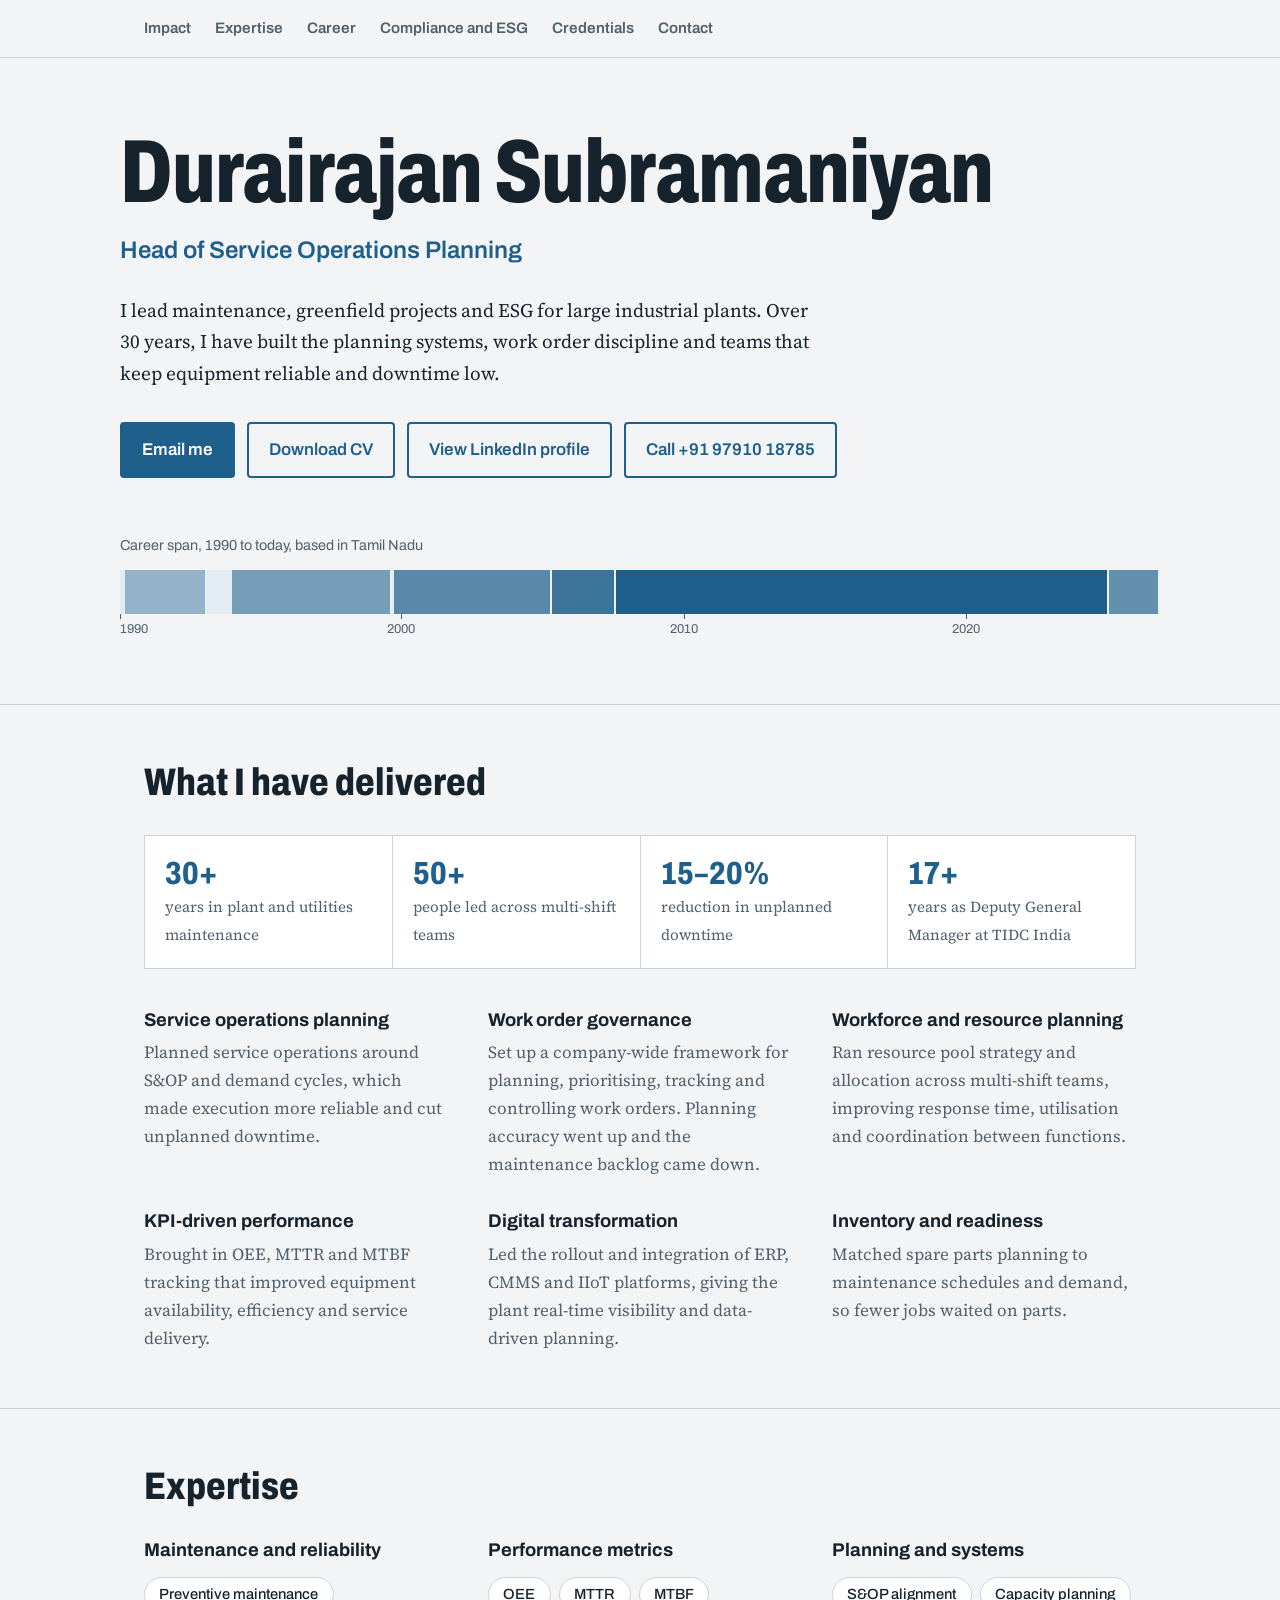
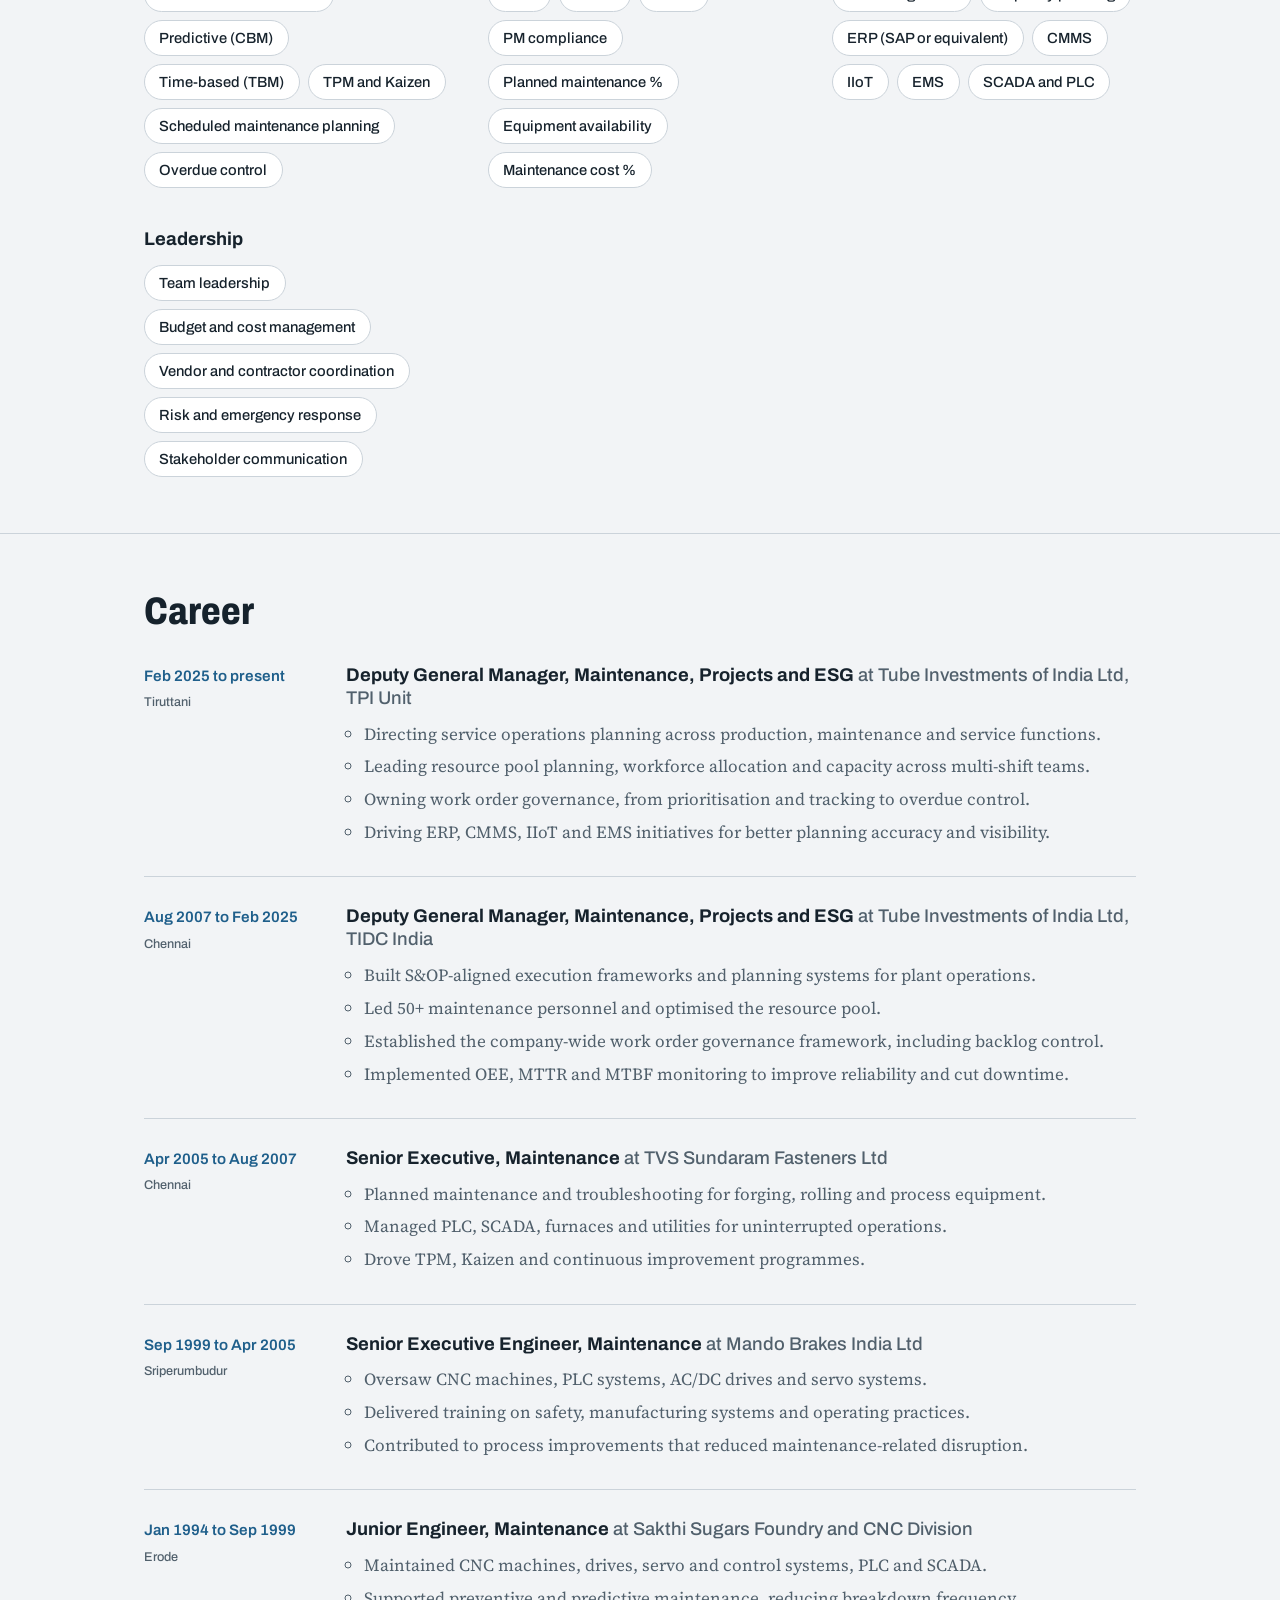
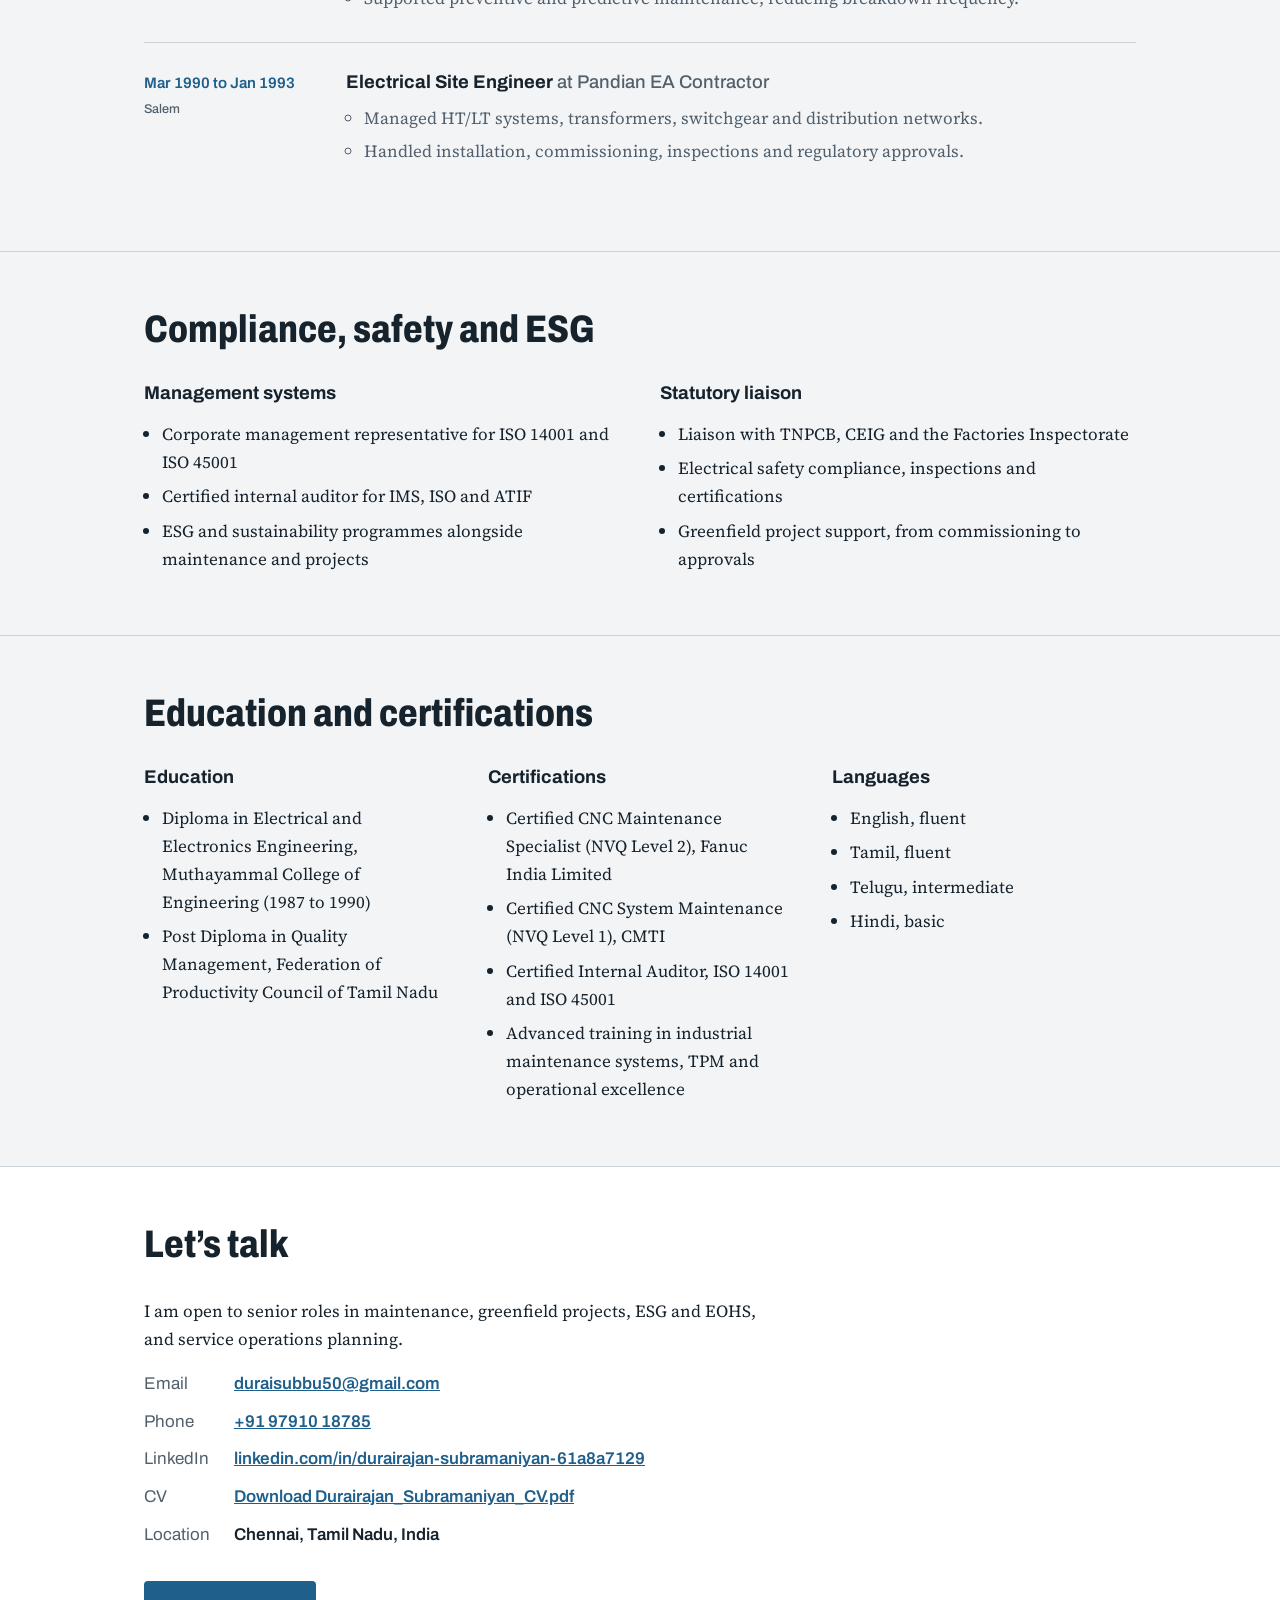
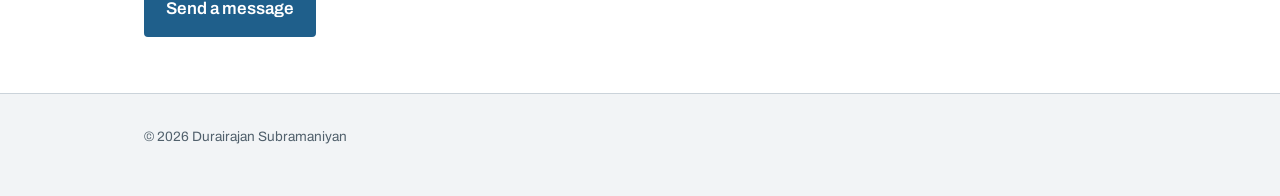
<file: index.html>
<!DOCTYPE html>
<html lang="en">
<head>
<meta charset="utf-8">
<meta name="viewport" content="width=device-width, initial-scale=1, viewport-fit=cover">
<title>Durairajan Subramaniyan | Head of Service Operations Planning</title>
<meta name="description" content="30+ years leading plant maintenance, greenfield projects, ESG and EOHS in large industrial environments. Chennai, India.">
<meta name="author" content="Durairajan Subramaniyan">

<!-- Open Graph / LinkedIn -->
<meta property="og:type" content="website">
<meta property="og:title" content="Durairajan Subramaniyan | Head of Service Operations Planning">
<meta property="og:description" content="30+ years leading plant maintenance, greenfield projects, ESG and EOHS across large industrial environments. Led 50+ personnel, reduced unplanned downtime by ~15–20%.">
<meta property="og:image" content="https://images.unsplash.com/photo-1581091226825-a6a2a5aee158?auto=format&fit=crop&w=1200&q=80">

<!-- Twitter -->
<meta name="twitter:card" content="summary_large_image">
<meta name="twitter:title" content="Durairajan Subramaniyan | Maintenance & ESG Leader">
<meta name="twitter:description" content="30+ years leading plant maintenance, greenfield projects, ESG and EOHS across large industrial environments.">

<!-- Favicon -->
<link rel="icon" href="data:image/svg+xml,<svg xmlns='http://www.w3.org/2000/svg' viewBox='0 0 100 100'><rect width='100' height='100' rx='20' fill='%231F5F8B'/><text x='50' y='68' font-size='50' font-family='sans-serif' font-weight='900' fill='white' text-anchor='middle'>DS</text></svg>">

<link rel="preconnect" href="https://fonts.googleapis.com">
<link rel="stylesheet" href="https://fonts.googleapis.com/css2?family=Archivo:wdth,wght@75..100,500..800&family=Source+Serif+4:opsz,wght@8..60,400;8..60,600&display=swap">
<style>
:root{
  --bg:#F2F4F6;--surface:#FFFFFF;--ink:#16222C;--muted:#51606C;--line:#CBD3DA;--accent:#1F5F8B;--accent-ink:#FFFFFF;--tint:#E3ECF2;
  box-sizing:border-box;padding-top:env(safe-area-inset-top,0px);padding-bottom:env(safe-area-inset-bottom,0px);
}
@media (prefers-color-scheme:dark){:root:not([data-theme="light"]){color-scheme:dark;--bg:#0F171E;--surface:#16212A;--ink:#E8EEF2;--muted:#9AABB7;--line:#2B3A46;--accent:#6BB0DB;--accent-ink:#0F171E;--tint:#1B2B37}}
:root[data-theme="dark"]{color-scheme:dark;--bg:#0F171E;--surface:#16212A;--ink:#E8EEF2;--muted:#9AABB7;--line:#2B3A46;--accent:#6BB0DB;--accent-ink:#0F171E;--tint:#1B2B37}
*,*::before,*::after{box-sizing:inherit}
html{scroll-padding-top:env(safe-area-inset-top,0px);scroll-behavior:smooth}
body{margin:0;background:var(--bg);color:var(--ink);font-family:"Source Serif 4",Georgia,serif;font-size:1.0625rem;line-height:1.65}
h1,h2,h3,.sans{font-family:"Archivo",system-ui,-apple-system,"Segoe UI",Arial,sans-serif}
a{color:var(--accent)}
:focus-visible{outline:3px solid var(--accent);outline-offset:3px}
.wrap{max-width:1040px;margin:0 auto;padding:0 1.5rem}
header.top{border-bottom:1px solid var(--line)}
nav{display:flex;gap:1.5rem;flex-wrap:wrap;padding:1rem 0;font-family:"Archivo",system-ui,sans-serif;font-size:.95rem;font-weight:600}
nav a{color:var(--muted);text-decoration:none}
nav a:hover{color:var(--ink)}
.hero{padding:4.5rem 0 3rem}
.hero h1{font-size:clamp(2.6rem,8vw,5.6rem);font-stretch:75%;font-weight:800;line-height:.95;letter-spacing:-.01em;margin:0 0 1rem}
.role{font-family:"Archivo",system-ui,sans-serif;font-size:clamp(1.15rem,2.6vw,1.5rem);font-weight:600;color:var(--accent);margin:0 0 1.5rem}
.lede{max-width:44rem;font-size:1.2rem;margin:0 0 2rem}
.actions{display:flex;gap:.75rem;flex-wrap:wrap}
.btn{display:inline-block;padding:.75rem 1.25rem;border-radius:4px;font-family:"Archivo",system-ui,sans-serif;font-weight:600;text-decoration:none;border:2px solid var(--accent)}
.btn.primary{background:var(--accent);color:var(--accent-ink)}
.btn.ghost{color:var(--accent)}
.btn:hover{filter:brightness(1.08)}
/* career span */
.span{margin-top:3.5rem}
.span p.cap{font-family:"Archivo",system-ui,sans-serif;font-size:.9rem;color:var(--muted);margin:0 0 .75rem}
.bar{position:relative;height:44px;background:var(--tint);border-radius:3px}
.bar i{position:absolute;top:0;bottom:0;background:var(--accent);border-right:2px solid var(--bg)}
.bar i:nth-child(1){opacity:.4}.bar i:nth-child(2){opacity:.55}.bar i:nth-child(3){opacity:.7}.bar i:nth-child(4){opacity:.85}.bar i:nth-child(5){opacity:1}.bar i:nth-child(6){opacity:.65}
.ticks{position:relative;height:1.6rem;font-family:"Archivo",system-ui,sans-serif;font-size:.8rem;color:var(--muted)}
.ticks span{position:absolute;top:.35rem;transform:translateX(-50%)}
.ticks span:first-child{transform:none}
.ticks span::before{content:"";position:absolute;left:50%;top:-.35rem;height:.35rem;border-left:1px solid var(--muted)}
.ticks span:first-child::before{left:0}
section{padding:3.5rem 0;border-top:1px solid var(--line)}
h2{font-size:clamp(1.8rem,4vw,2.4rem);font-stretch:80%;font-weight:800;margin:0 0 2rem;line-height:1.1}
h3{font-size:1.15rem;font-weight:700;margin:0 0 .4rem;line-height:1.25}
.grid{display:grid;gap:2rem 2.5rem;grid-template-columns:repeat(auto-fit,minmax(280px,1fr))}
.grid p{margin:0;color:var(--muted)}
.stats{display:grid;gap:1px;background:var(--line);border:1px solid var(--line);grid-template-columns:repeat(auto-fit,minmax(170px,1fr));margin-bottom:2.5rem}
.stats div{background:var(--surface);padding:1.25rem}
.stats b{display:block;font-family:"Archivo",system-ui,sans-serif;font-size:2rem;font-stretch:80%;font-weight:800;color:var(--accent);line-height:1.1}
.stats span{font-size:.95rem;color:var(--muted)}
.chips{display:flex;flex-wrap:wrap;gap:.5rem;padding:0;margin:0;list-style:none}
.chips li{background:var(--surface);border:1px solid var(--line);border-radius:999px;padding:.3rem .9rem;font-family:"Archivo",system-ui,sans-serif;font-size:.92rem;font-weight:500}
.cols{display:grid;gap:2.5rem;grid-template-columns:repeat(auto-fit,minmax(300px,1fr))}
.cols h3{margin-bottom:.9rem}
.tl{list-style:none;margin:0;padding:0}
.tl li{display:grid;grid-template-columns:170px 1fr;gap:0 2rem;padding:1.75rem 0;border-top:1px solid var(--line)}
.tl li:first-child{border-top:0;padding-top:0}
.when{font-family:"Archivo",system-ui,sans-serif;font-size:.95rem;font-weight:600;color:var(--accent)}
.when small{display:block;color:var(--muted);font-weight:500;margin-top:.2rem}
.tl h3 span{font-weight:500;color:var(--muted)}
.tl ul{margin:.6rem 0 0;padding-left:1.1rem;color:var(--muted)}
.tl ul li{display:list-item;border:0;padding:.15rem 0;grid-template-columns:none}
.plain{margin:0;padding-left:1.1rem}
.plain li{margin:.4rem 0}
.contact{background:var(--surface)}
.contact dl{display:grid;grid-template-columns:auto 1fr;gap:.6rem 1.5rem;margin:0 0 2rem;font-family:"Archivo",system-ui,sans-serif}
.contact dt{color:var(--muted)}
.contact dd{margin:0;font-weight:600}
footer{padding:2rem 0 3rem;font-family:"Archivo",system-ui,sans-serif;font-size:.85rem;color:var(--muted);border-top:1px solid var(--line)}
@media (max-width:640px){.tl li{grid-template-columns:1fr;gap:.4rem}.hero{padding-top:3rem}}
@media print{nav,.actions{display:none}body{background:#fff}}
</style>
</head>
<body>
<header class="top"><div class="wrap"><nav aria-label="Sections">
<a href="#impact">Impact</a><a href="#expertise">Expertise</a><a href="#career">Career</a><a href="#compliance">Compliance and ESG</a><a href="#credentials">Credentials</a><a href="#contact">Contact</a>
</nav></div></header>

<main>
<div class="wrap hero">
  <h1>Durairajan Subramaniyan</h1>
  <p class="role">Head of Service Operations Planning</p>
  <p class="lede">I lead maintenance, greenfield projects and ESG for large industrial plants. Over 30 years, I have built the planning systems, work order discipline and teams that keep equipment reliable and downtime low.</p>
  <div class="actions">
    <a class="btn primary" href="mailto:duraisubbu50@gmail.com">Email me</a>
    <a class="btn ghost" href="Durairajan_Subramaniyan_CV.pdf" download>Download CV</a>
    <a class="btn ghost" href="https://www.linkedin.com/in/durairajan-subramaniyan-61a8a7129/" target="_blank" rel="noopener noreferrer">View LinkedIn profile</a>
    <a class="btn ghost" href="tel:+919791018785">Call +91 97910 18785</a>
  </div>

  <figure class="span" style="margin-left:0;margin-right:0">
    <p class="cap">Career span, 1990 to today, based in Tamil Nadu</p>
    <div class="bar" role="img" aria-label="Career timeline: Pandian EA Contractor 1990 to 1993, Sakthi Sugars 1994 to 1999, Mando Brakes 1999 to 2005, TVS Sundaram Fasteners 2005 to 2007, TIDC India 2007 to 2025, Tube Investments of India TPI Unit 2025 to present">
      <i style="left:.5%;width:7.9%" title="Pandian EA Contractor, 1990 to 1993"></i>
      <i style="left:10.8%;width:15.4%" title="Sakthi Sugars Foundry and CNC Division, 1994 to 1999"></i>
      <i style="left:26.3%;width:15.2%" title="Mando Brakes India, 1999 to 2005"></i>
      <i style="left:41.5%;width:6.2%" title="TVS Sundaram Fasteners, 2005 to 2007"></i>
      <i style="left:47.7%;width:47.4%" title="TIDC India, 2007 to 2025"></i>
      <i style="left:95.1%;width:4.9%" title="Tube Investments of India, TPI Unit, 2025 to present"></i>
    </div>
    <div class="ticks" aria-hidden="true"><span style="left:0">1990</span><span style="left:27%">2000</span><span style="left:54.2%">2010</span><span style="left:81.3%">2020</span></div>
  </figure>
</div>

<section id="impact"><div class="wrap">
  <h2>What I have delivered</h2>
  <div class="stats">
    <div><b>30+</b><span>years in plant and utilities maintenance</span></div>
    <div><b>50+</b><span>people led across multi-shift teams</span></div>
    <div><b>15–20%</b><span>reduction in unplanned downtime</span></div>
    <div><b>17+</b><span>years as Deputy General Manager at TIDC India</span></div>
  </div>
  <div class="grid">
    <div><h3>Service operations planning</h3><p>Planned service operations around S&amp;OP and demand cycles, which made execution more reliable and cut unplanned downtime.</p></div>
    <div><h3>Work order governance</h3><p>Set up a company-wide framework for planning, prioritising, tracking and controlling work orders. Planning accuracy went up and the maintenance backlog came down.</p></div>
    <div><h3>Workforce and resource planning</h3><p>Ran resource pool strategy and allocation across multi-shift teams, improving response time, utilisation and coordination between functions.</p></div>
    <div><h3>KPI-driven performance</h3><p>Brought in OEE, MTTR and MTBF tracking that improved equipment availability, efficiency and service delivery.</p></div>
    <div><h3>Digital transformation</h3><p>Led the rollout and integration of ERP, CMMS and IIoT platforms, giving the plant real-time visibility and data-driven planning.</p></div>
    <div><h3>Inventory and readiness</h3><p>Matched spare parts planning to maintenance schedules and demand, so fewer jobs waited on parts.</p></div>
  </div>
</div></section>

<section id="expertise"><div class="wrap">
  <h2>Expertise</h2>
  <div class="cols">
    <div><h3>Maintenance and reliability</h3>
      <ul class="chips"><li>Preventive maintenance</li><li>Predictive (CBM)</li><li>Time-based (TBM)</li><li>TPM and Kaizen</li><li>Scheduled maintenance planning</li><li>Overdue control</li></ul></div>
    <div><h3>Performance metrics</h3>
      <ul class="chips"><li>OEE</li><li>MTTR</li><li>MTBF</li><li>PM compliance</li><li>Planned maintenance %</li><li>Equipment availability</li><li>Maintenance cost %</li></ul></div>
    <div><h3>Planning and systems</h3>
      <ul class="chips"><li>S&amp;OP alignment</li><li>Capacity planning</li><li>ERP (SAP or equivalent)</li><li>CMMS</li><li>IIoT</li><li>EMS</li><li>SCADA and PLC</li></ul></div>
    <div><h3>Leadership</h3>
      <ul class="chips"><li>Team leadership</li><li>Budget and cost management</li><li>Vendor and contractor coordination</li><li>Risk and emergency response</li><li>Stakeholder communication</li></ul></div>
  </div>
</div></section>

<section id="career"><div class="wrap">
  <h2>Career</h2>
  <ol class="tl">
    <li><div class="when">Feb 2025 to present<small>Tiruttani</small></div>
      <div><h3>Deputy General Manager, Maintenance, Projects and ESG <span>at Tube Investments of India Ltd, TPI Unit</span></h3>
      <ul><li>Directing service operations planning across production, maintenance and service functions.</li><li>Leading resource pool planning, workforce allocation and capacity across multi-shift teams.</li><li>Owning work order governance, from prioritisation and tracking to overdue control.</li><li>Driving ERP, CMMS, IIoT and EMS initiatives for better planning accuracy and visibility.</li></ul></div></li>
    <li><div class="when">Aug 2007 to Feb 2025<small>Chennai</small></div>
      <div><h3>Deputy General Manager, Maintenance, Projects and ESG <span>at Tube Investments of India Ltd, TIDC India</span></h3>
      <ul><li>Built S&amp;OP-aligned execution frameworks and planning systems for plant operations.</li><li>Led 50+ maintenance personnel and optimised the resource pool.</li><li>Established the company-wide work order governance framework, including backlog control.</li><li>Implemented OEE, MTTR and MTBF monitoring to improve reliability and cut downtime.</li></ul></div></li>
    <li><div class="when">Apr 2005 to Aug 2007<small>Chennai</small></div>
      <div><h3>Senior Executive, Maintenance <span>at TVS Sundaram Fasteners Ltd</span></h3>
      <ul><li>Planned maintenance and troubleshooting for forging, rolling and process equipment.</li><li>Managed PLC, SCADA, furnaces and utilities for uninterrupted operations.</li><li>Drove TPM, Kaizen and continuous improvement programmes.</li></ul></div></li>
    <li><div class="when">Sep 1999 to Apr 2005<small>Sriperumbudur</small></div>
      <div><h3>Senior Executive Engineer, Maintenance <span>at Mando Brakes India Ltd</span></h3>
      <ul><li>Oversaw CNC machines, PLC systems, AC/DC drives and servo systems.</li><li>Delivered training on safety, manufacturing systems and operating practices.</li><li>Contributed to process improvements that reduced maintenance-related disruption.</li></ul></div></li>
    <li><div class="when">Jan 1994 to Sep 1999<small>Erode</small></div>
      <div><h3>Junior Engineer, Maintenance <span>at Sakthi Sugars Foundry and CNC Division</span></h3>
      <ul><li>Maintained CNC machines, drives, servo and control systems, PLC and SCADA.</li><li>Supported preventive and predictive maintenance, reducing breakdown frequency.</li></ul></div></li>
    <li><div class="when">Mar 1990 to Jan 1993<small>Salem</small></div>
      <div><h3>Electrical Site Engineer <span>at Pandian EA Contractor</span></h3>
      <ul><li>Managed HT/LT systems, transformers, switchgear and distribution networks.</li><li>Handled installation, commissioning, inspections and regulatory approvals.</li></ul></div></li>
  </ol>
</div></section>

<section id="compliance"><div class="wrap">
  <h2>Compliance, safety and ESG</h2>
  <div class="cols">
    <div><h3>Management systems</h3>
      <ul class="plain"><li>Corporate management representative for ISO 14001 and ISO 45001</li><li>Certified internal auditor for IMS, ISO and ATIF</li><li>ESG and sustainability programmes alongside maintenance and projects</li></ul></div>
    <div><h3>Statutory liaison</h3>
      <ul class="plain"><li>Liaison with TNPCB, CEIG and the Factories Inspectorate</li><li>Electrical safety compliance, inspections and certifications</li><li>Greenfield project support, from commissioning to approvals</li></ul></div>
  </div>
</div></section>

<section id="credentials"><div class="wrap">
  <h2>Education and certifications</h2>
  <div class="cols">
    <div><h3>Education</h3>
      <ul class="plain"><li>Diploma in Electrical and Electronics Engineering, Muthayammal College of Engineering (1987 to 1990)</li><li>Post Diploma in Quality Management, Federation of Productivity Council of Tamil Nadu</li></ul></div>
    <div><h3>Certifications</h3>
      <ul class="plain"><li>Certified CNC Maintenance Specialist (NVQ Level 2), Fanuc India Limited</li><li>Certified CNC System Maintenance (NVQ Level 1), CMTI</li><li>Certified Internal Auditor, ISO 14001 and ISO 45001</li><li>Advanced training in industrial maintenance systems, TPM and operational excellence</li></ul></div>
    <div><h3>Languages</h3>
      <ul class="plain"><li>English, fluent</li><li>Tamil, fluent</li><li>Telugu, intermediate</li><li>Hindi, basic</li></ul></div>
  </div>
</div></section>

<section id="contact" class="contact"><div class="wrap">
  <h2>Let’s talk</h2>
  <p style="max-width:40rem;margin-top:0">I am open to senior roles in maintenance, greenfield projects, ESG and EOHS, and service operations planning.</p>
  <dl>
    <dt>Email</dt><dd><a href="mailto:duraisubbu50@gmail.com">duraisubbu50@gmail.com</a></dd>
    <dt>Phone</dt><dd><a href="tel:+919791018785">+91 97910 18785</a></dd>
    <dt>LinkedIn</dt><dd><a href="https://www.linkedin.com/in/durairajan-subramaniyan-61a8a7129/" target="_blank" rel="noopener noreferrer">linkedin.com/in/durairajan-subramaniyan-61a8a7129</a></dd>
    <dt>CV</dt><dd><a href="Durairajan_Subramaniyan_CV.pdf" download>Download Durairajan_Subramaniyan_CV.pdf</a></dd>
    <dt>Location</dt><dd>Chennai, Tamil Nadu, India</dd>
  </dl>
  <a class="btn primary" href="mailto:duraisubbu50@gmail.com?subject=Opportunity%20for%20Durairajan%20Subramaniyan">Send a message</a>
</div></section>
</main>
<footer><div class="wrap">© 2026 Durairajan Subramaniyan</div></footer>
</body>
</html>
</file>
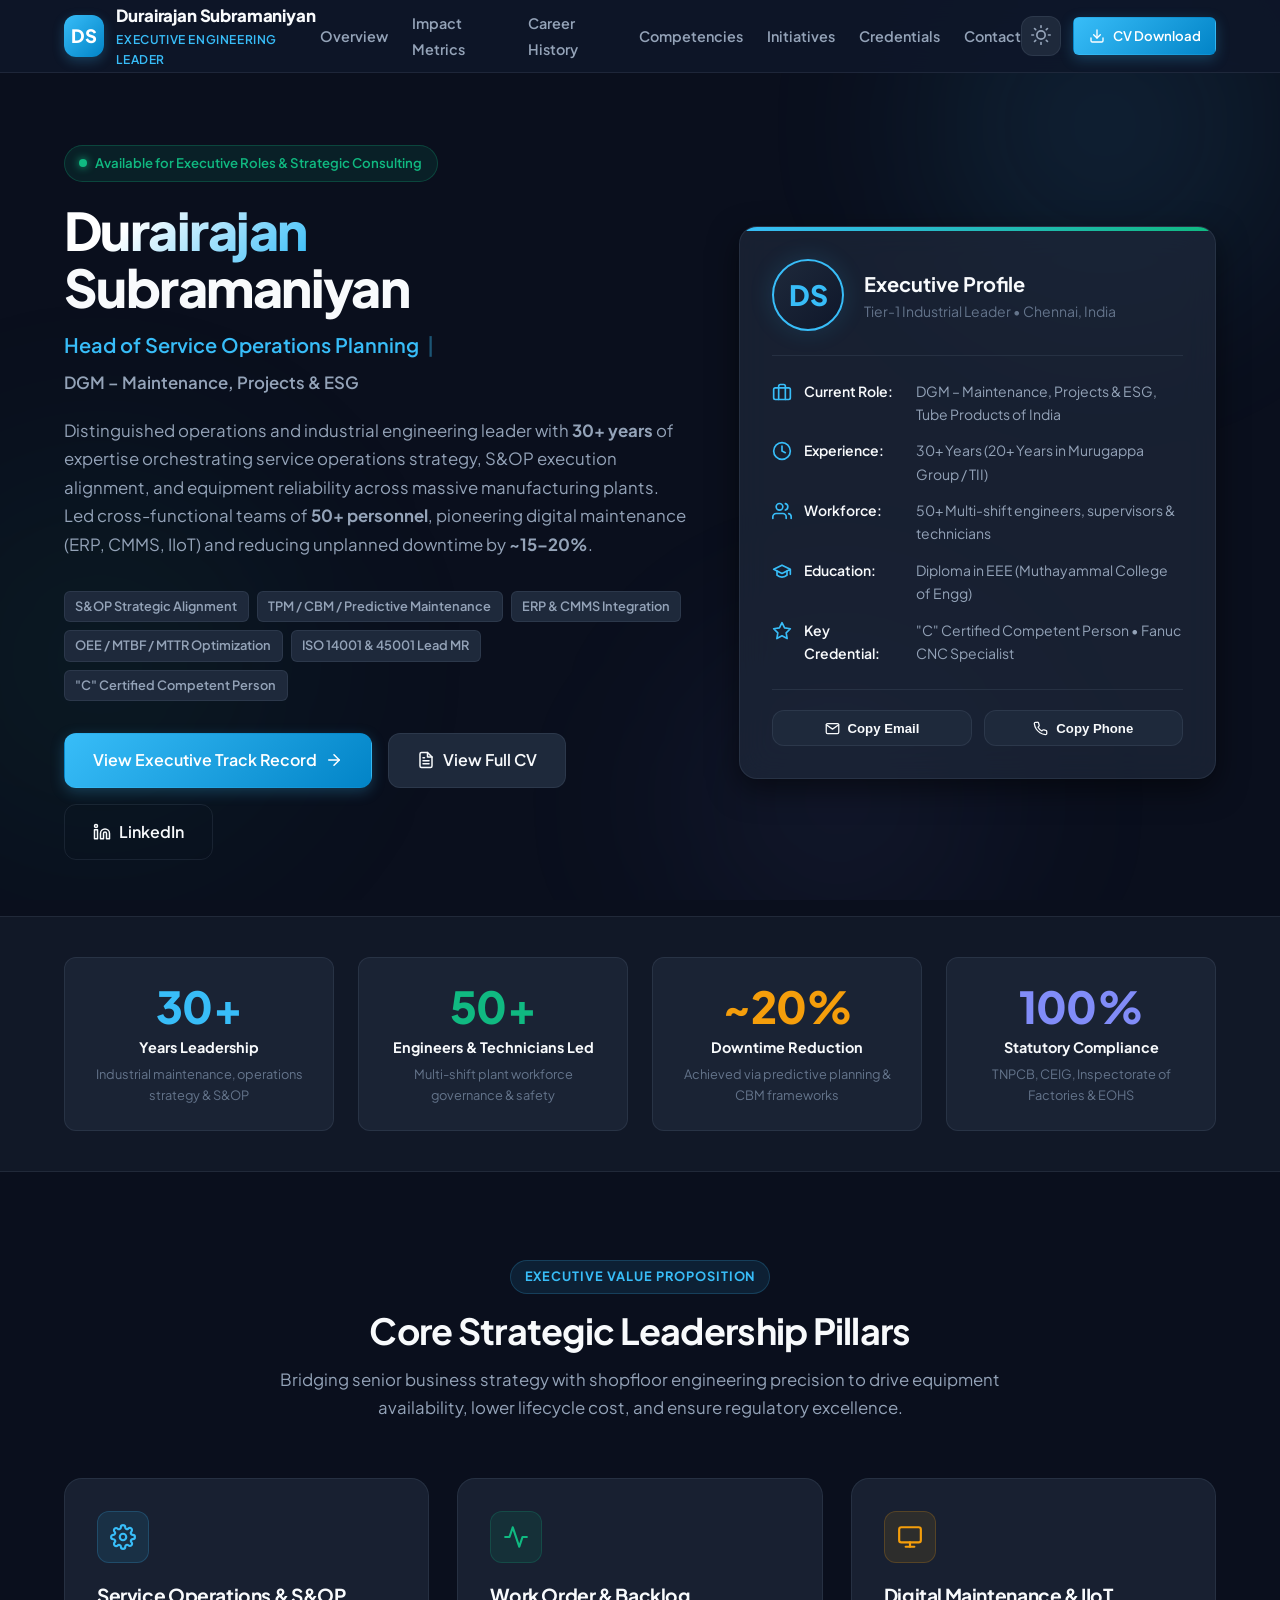
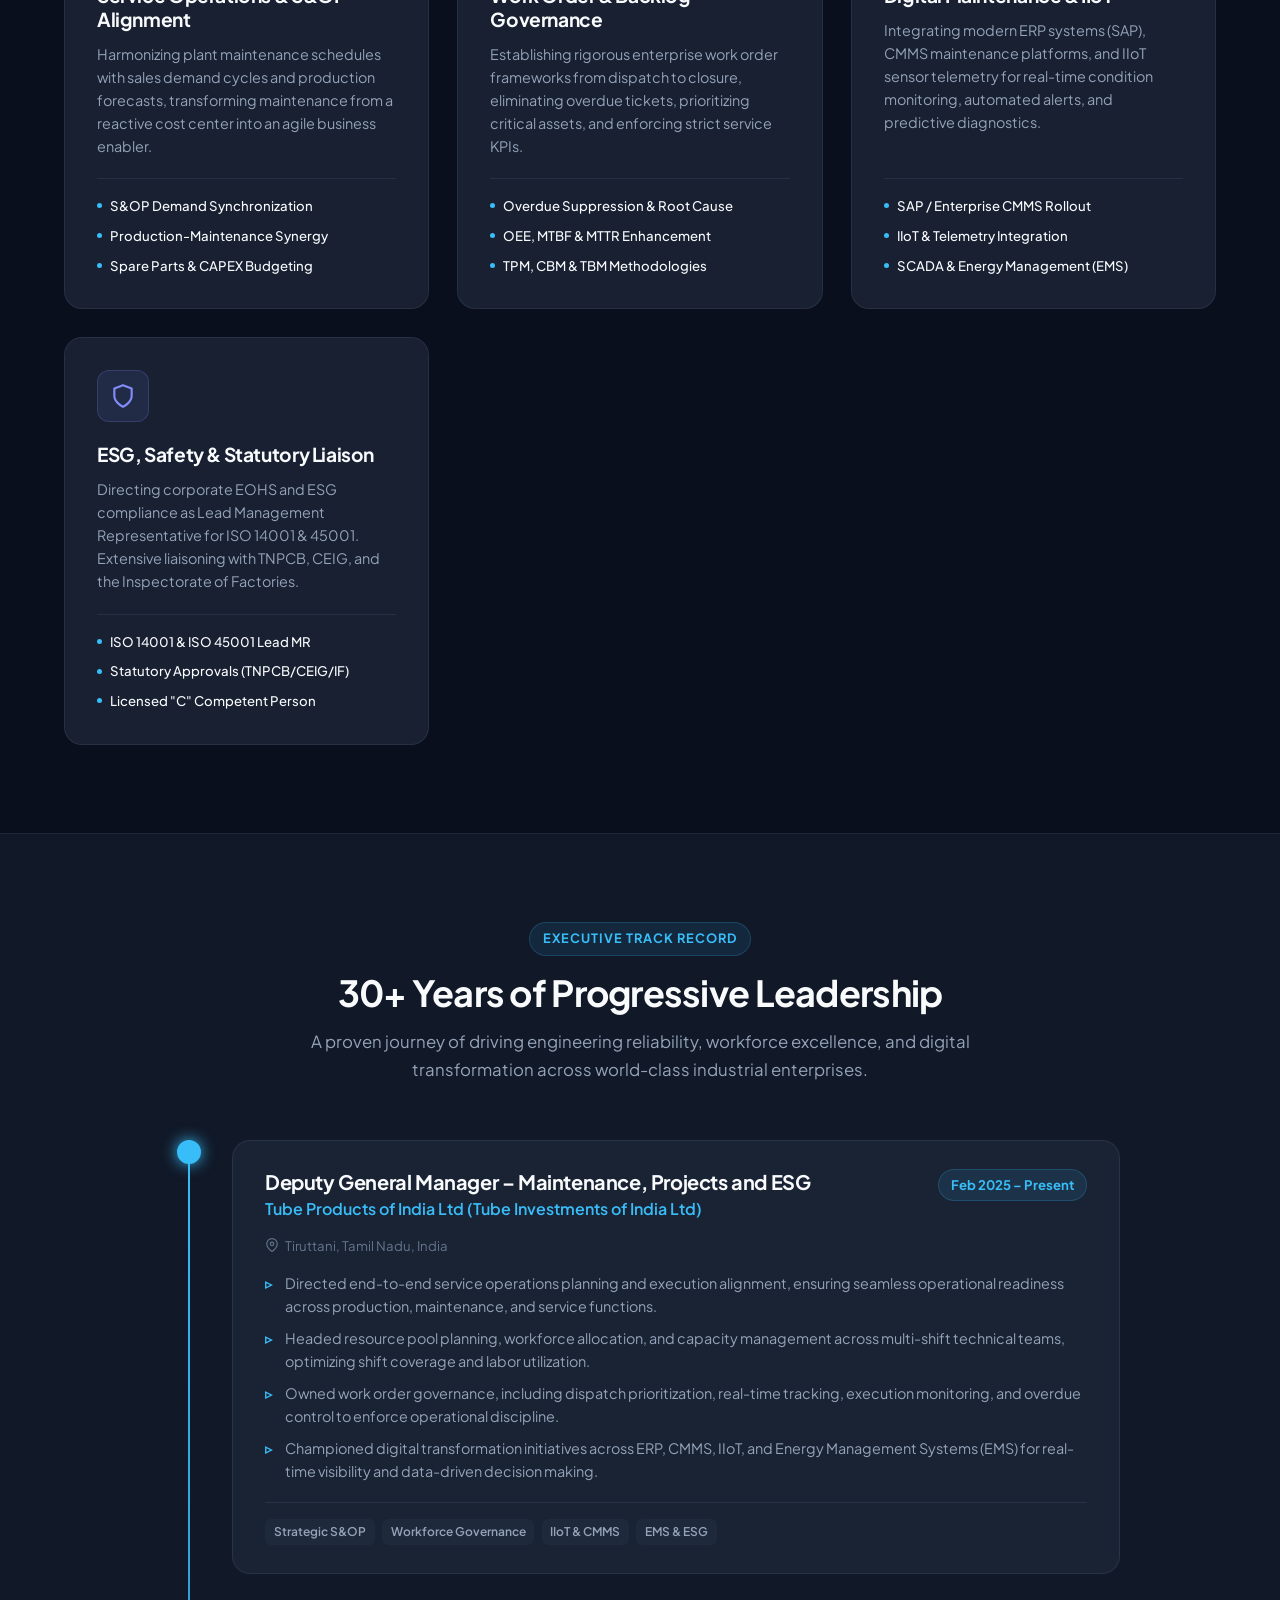
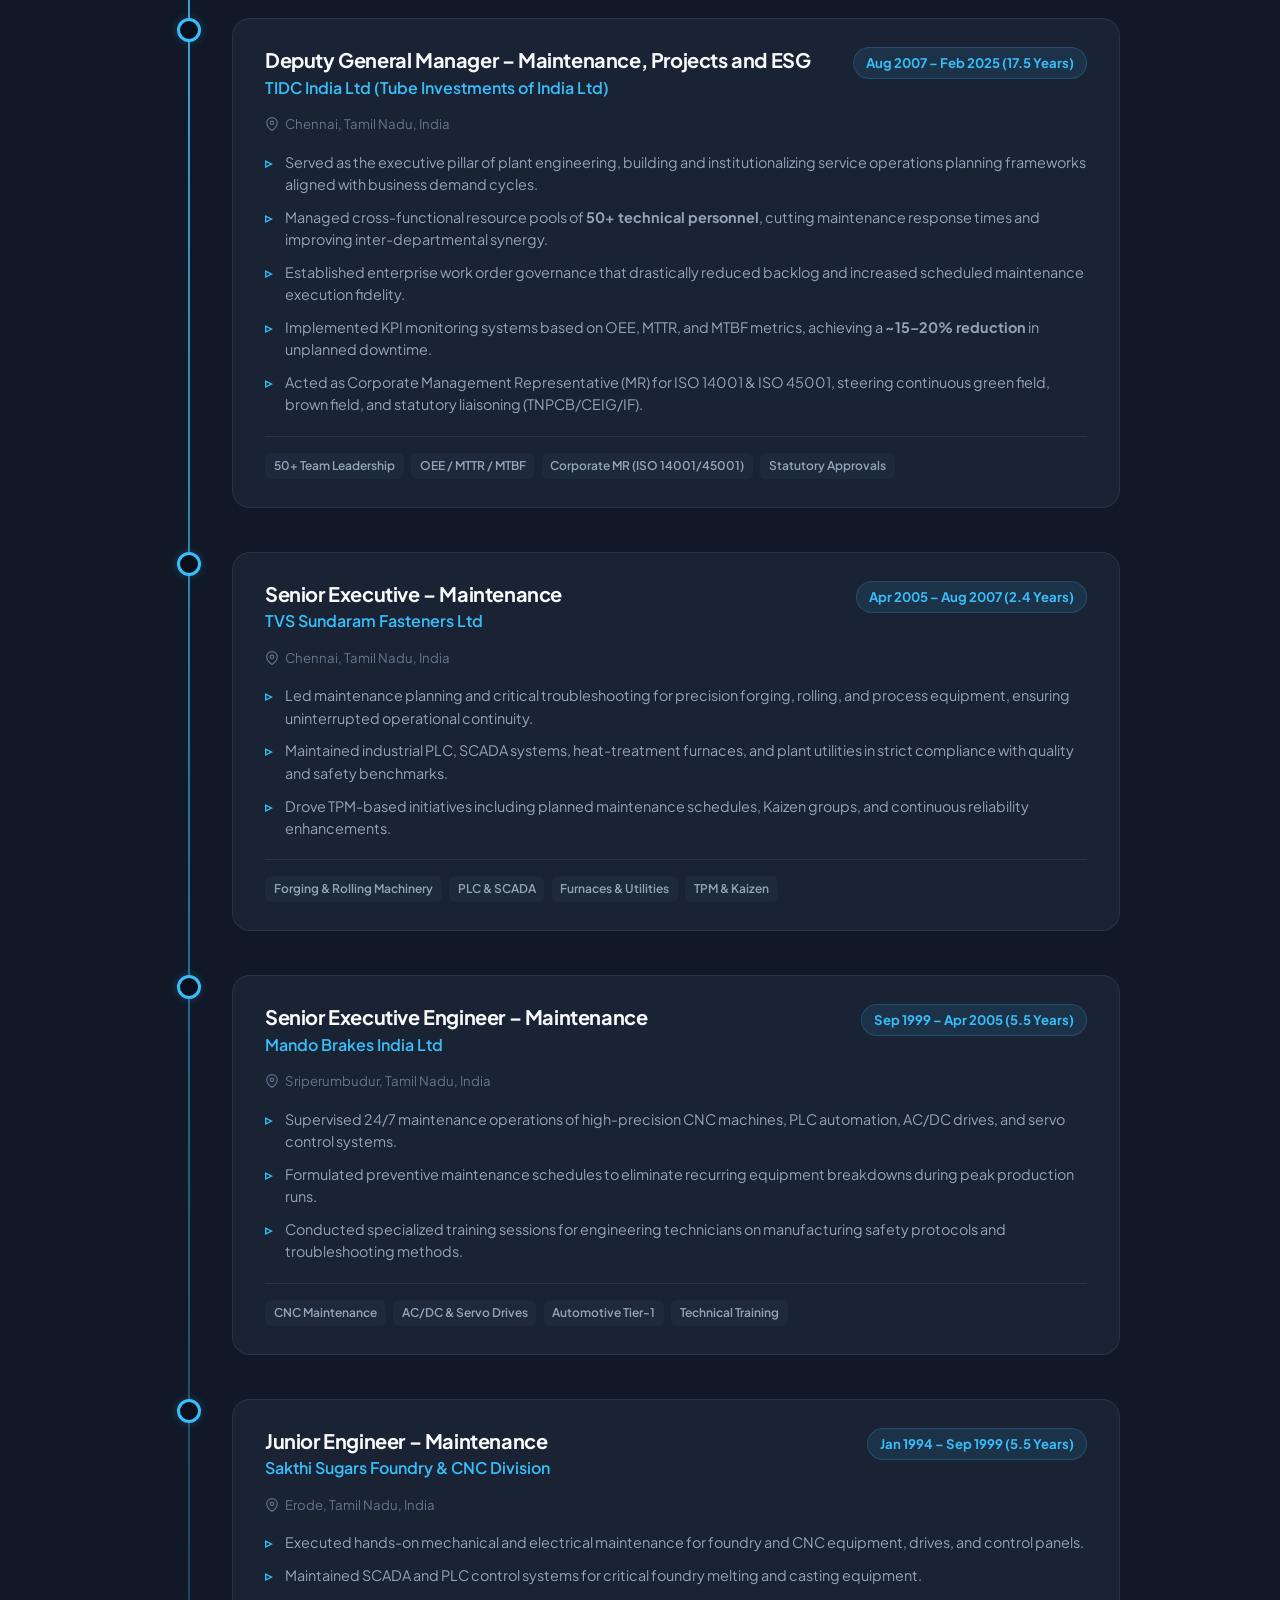
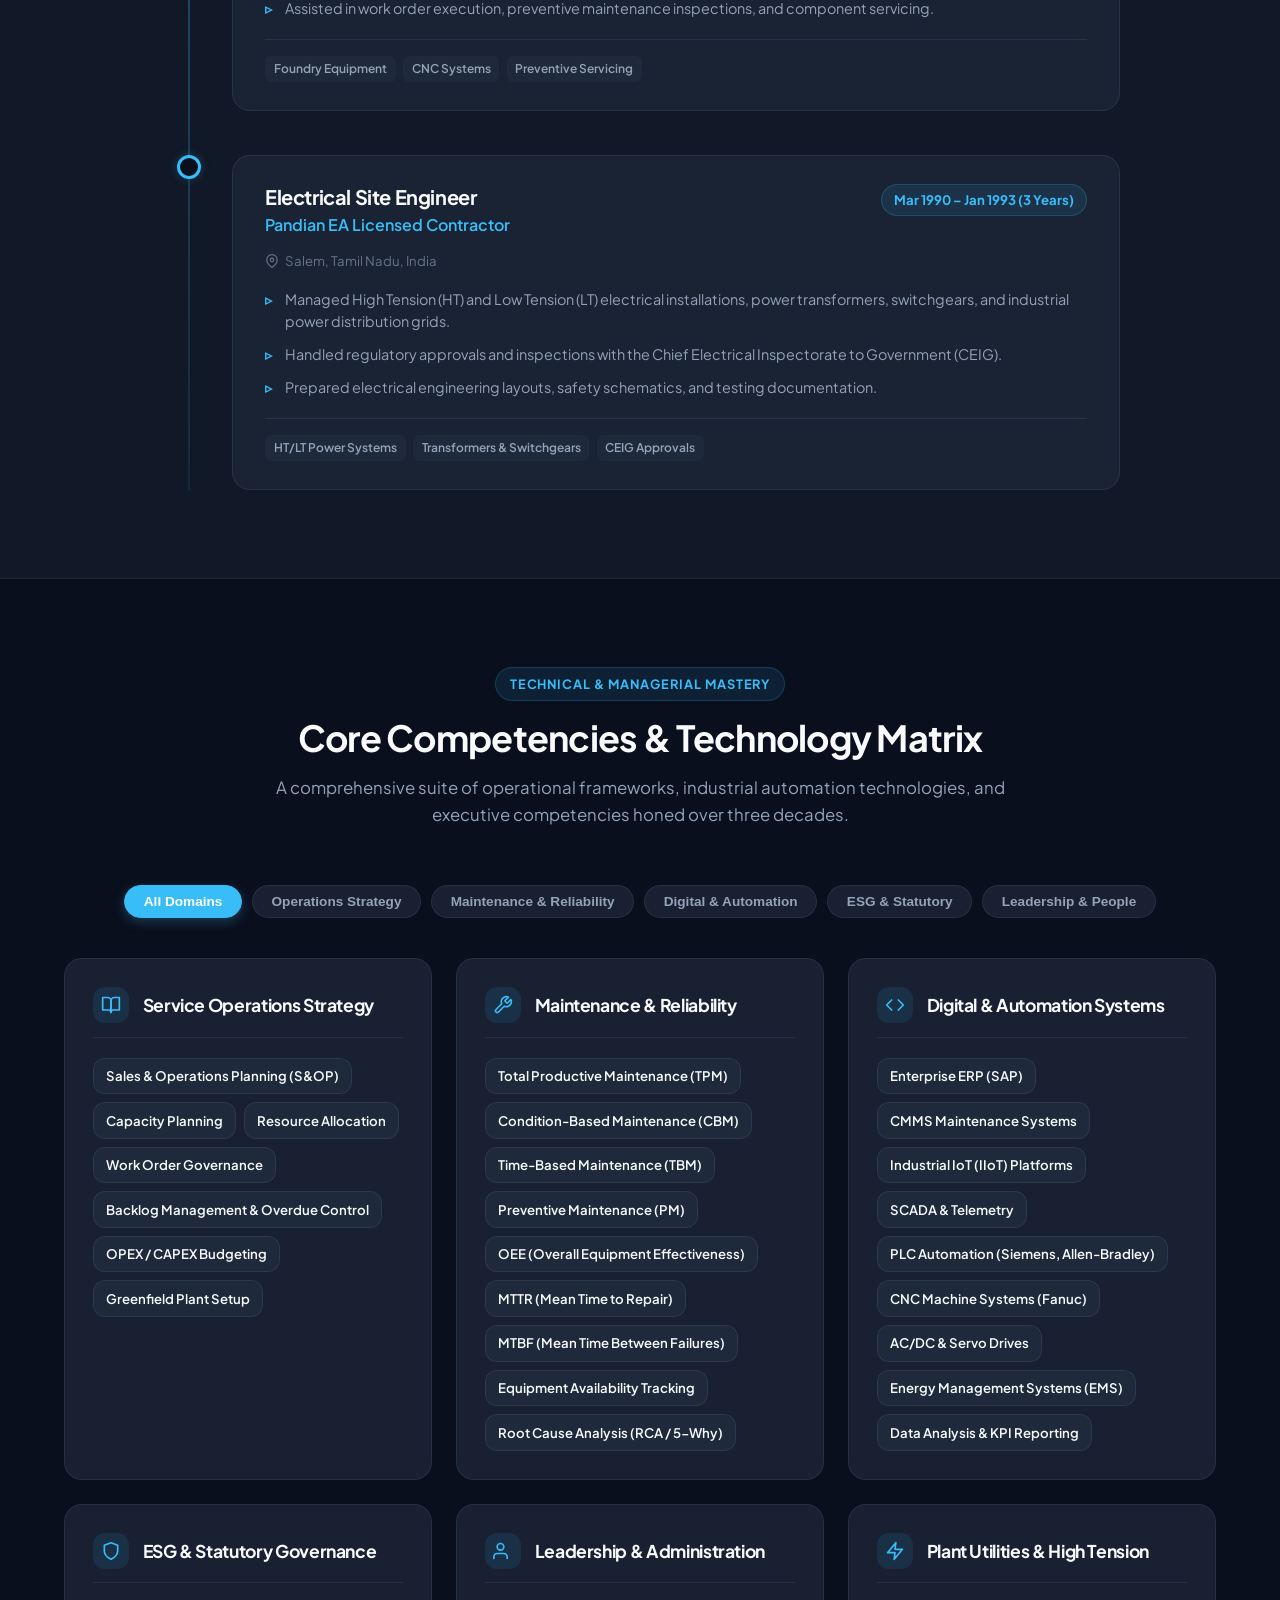
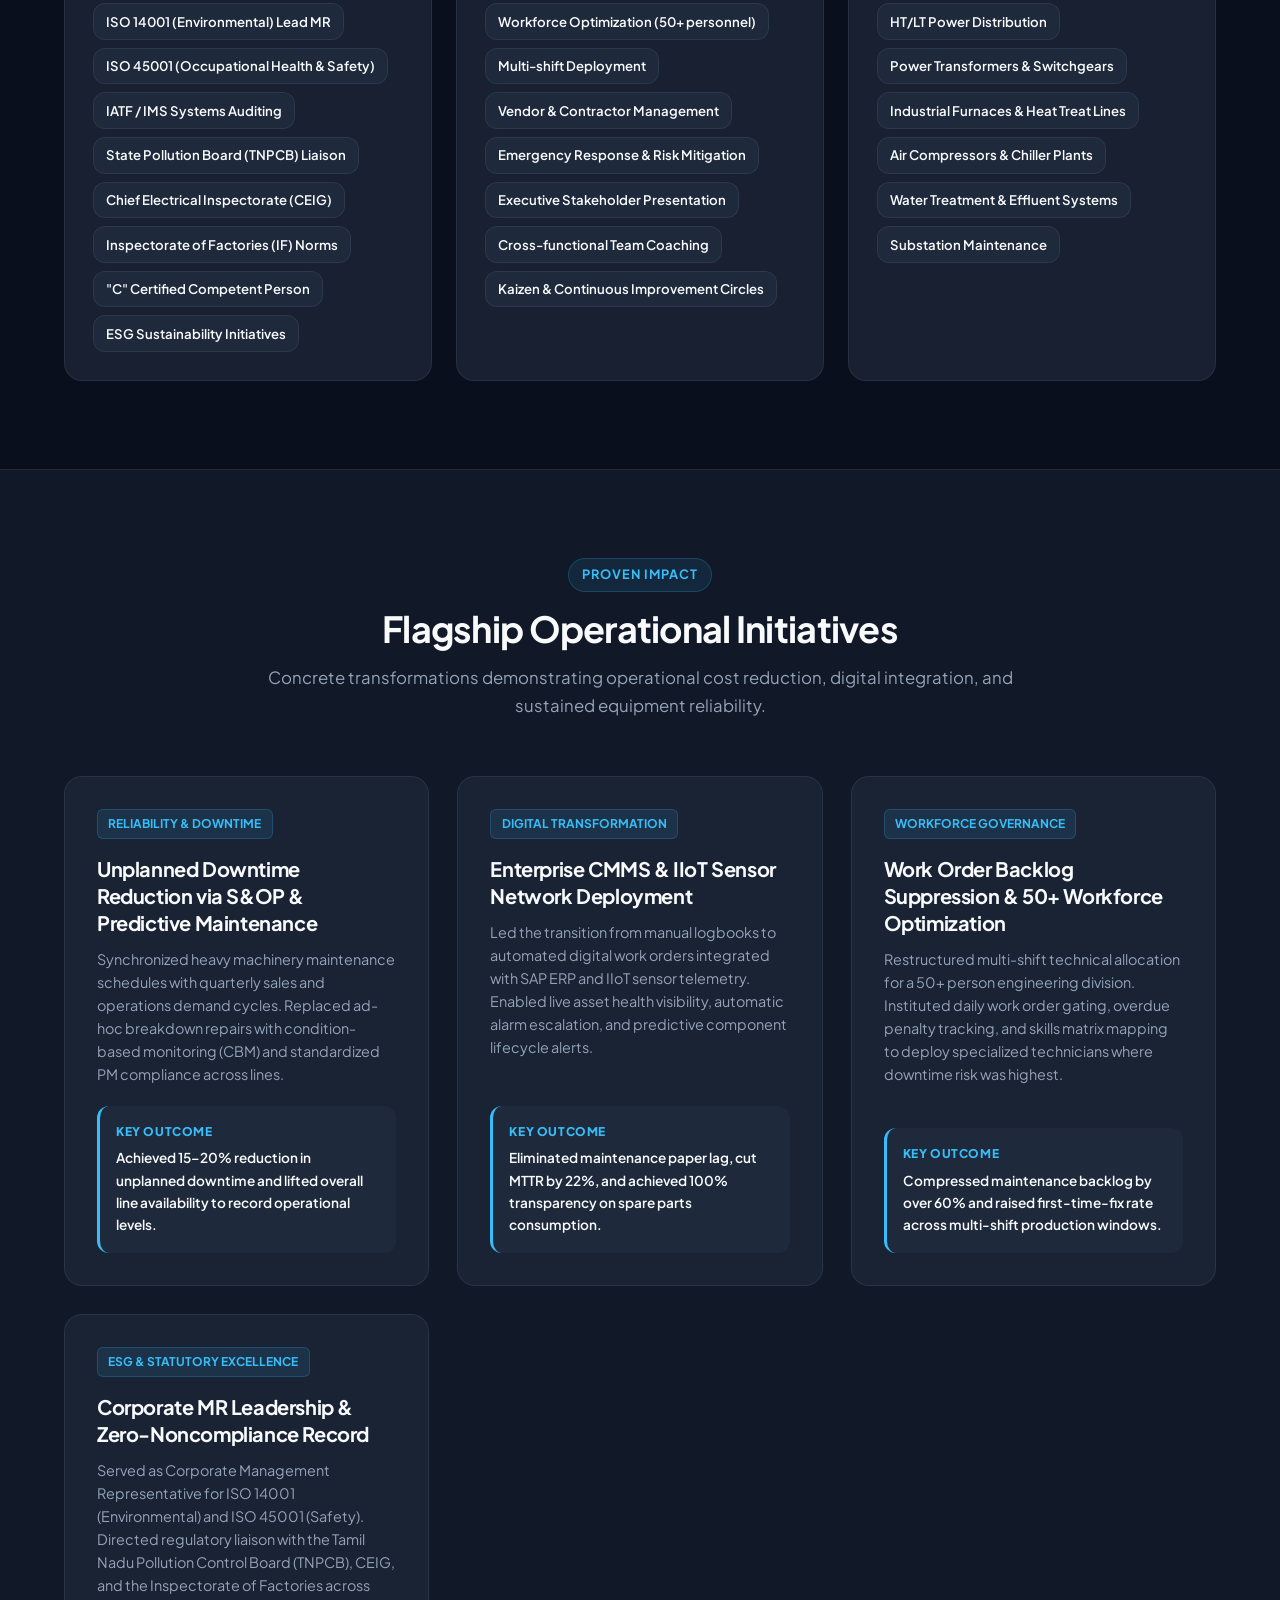
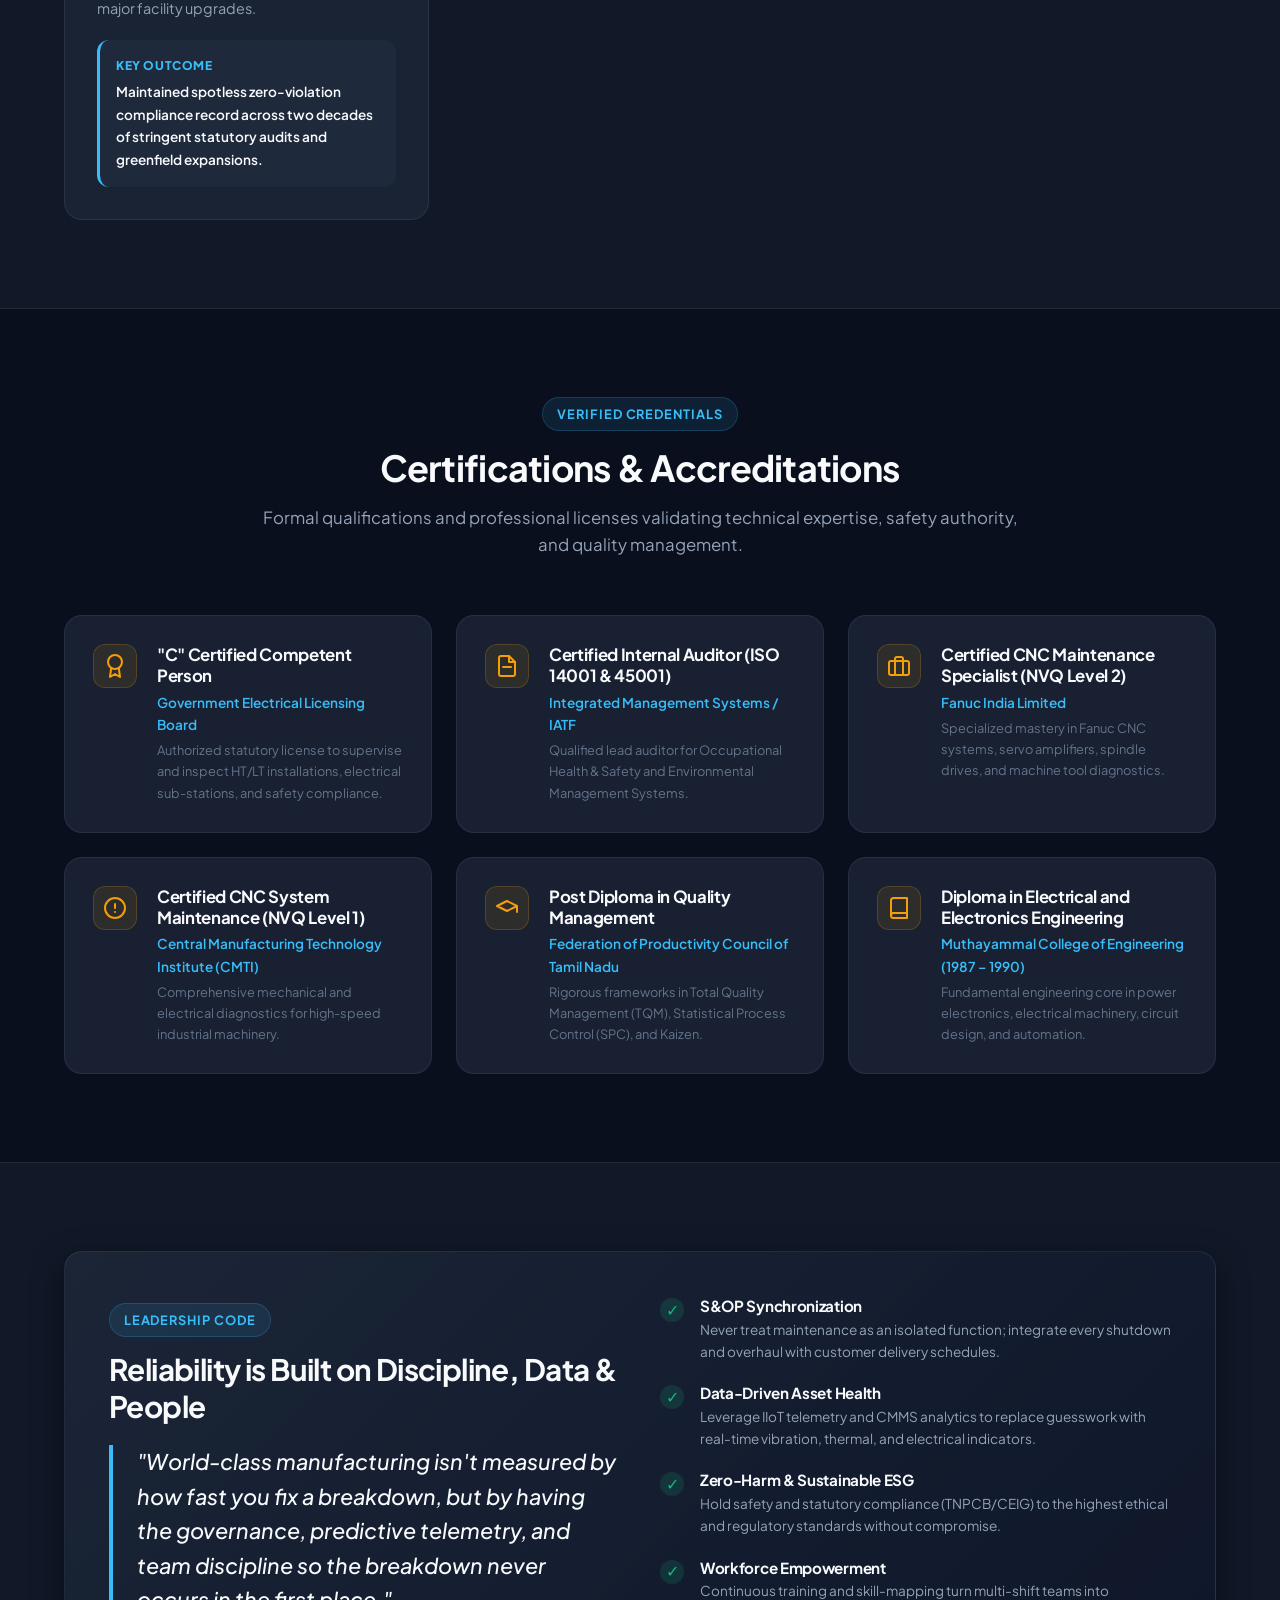
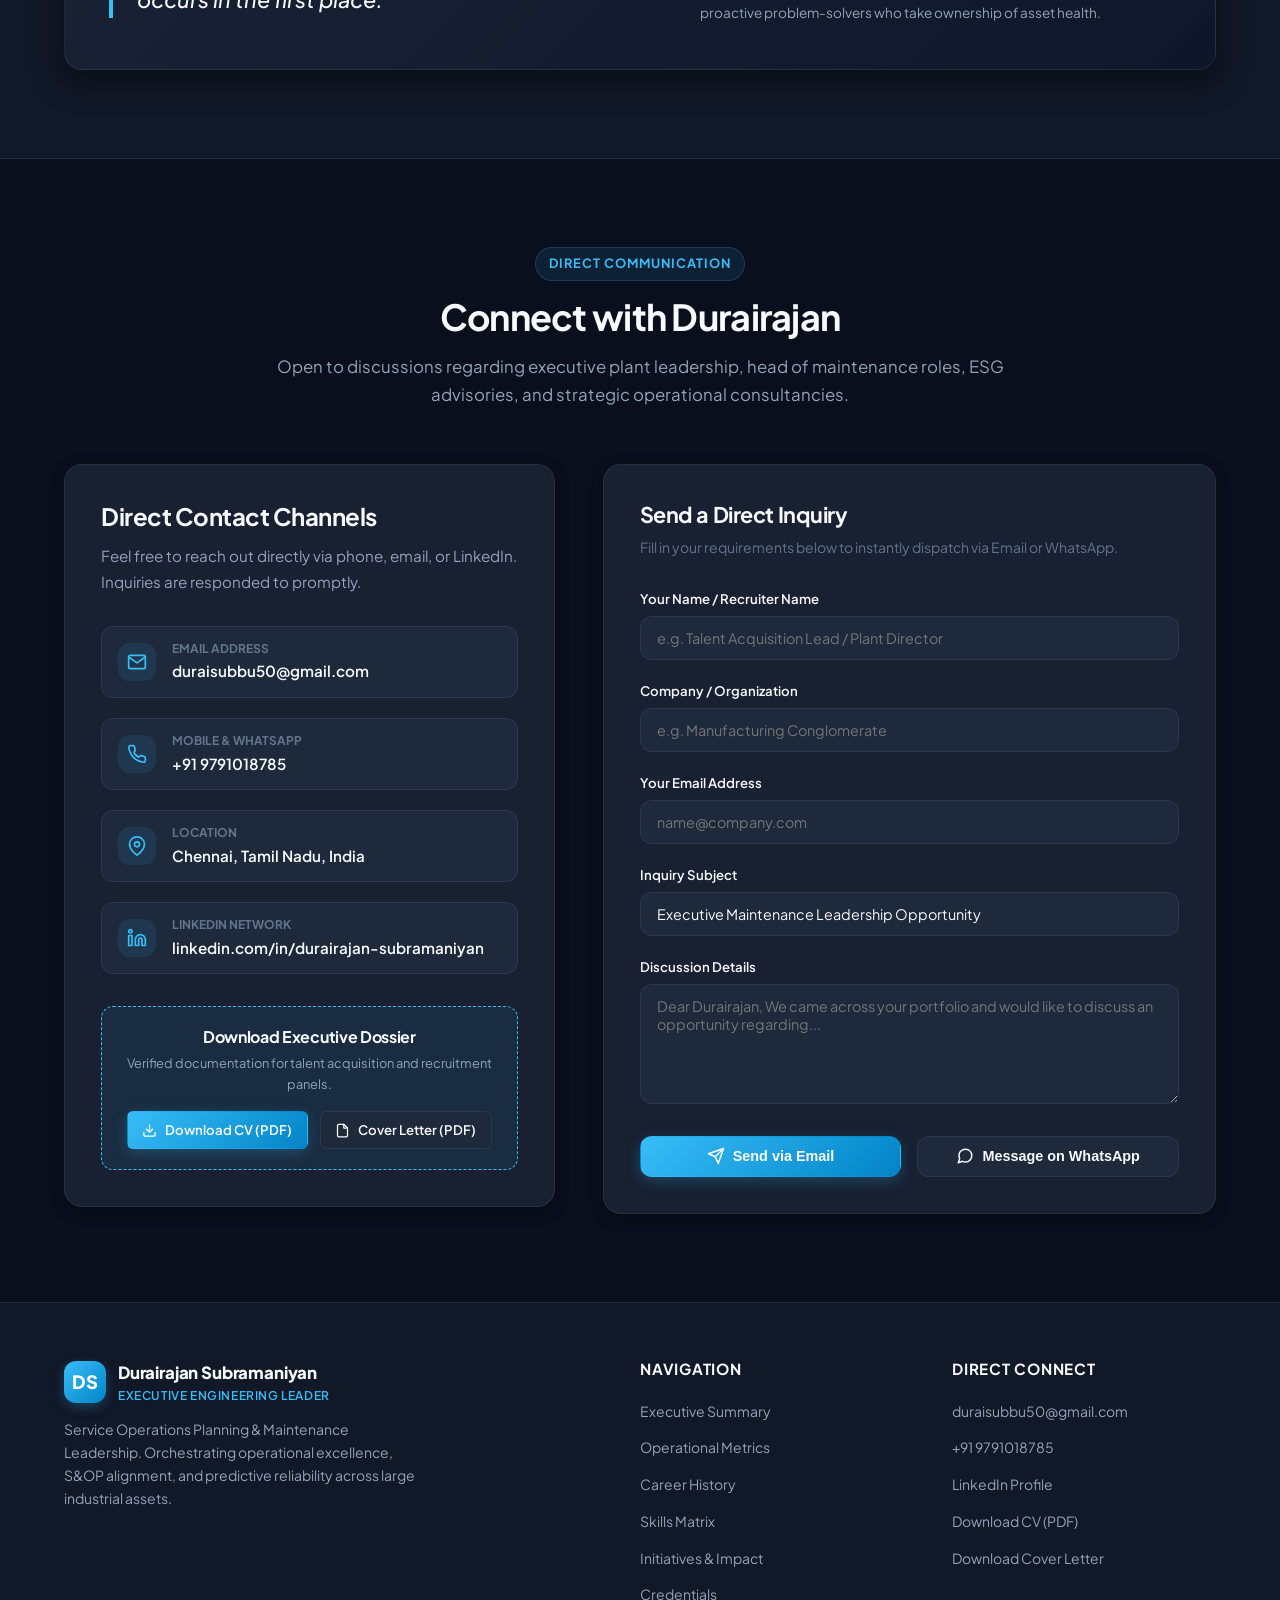
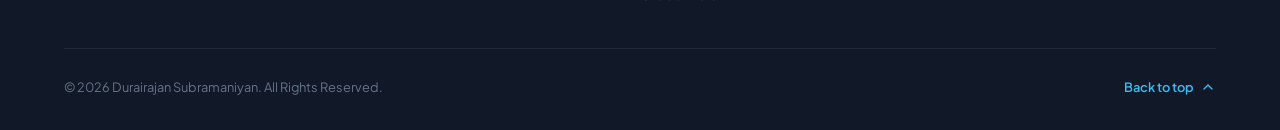
<file: portfolio-extended.html>
<!DOCTYPE html>
<html lang="en" data-theme="dark">
<head>
  <meta charset="UTF-8">
  <meta name="viewport" content="width=device-width, initial-scale=1.0">
  
  <!-- Primary Meta Tags -->
  <title>Durairajan Subramaniyan | Head of Maintenance & Service Operations Planning</title>
  <meta name="title" content="Durairajan Subramaniyan | Head of Maintenance & Service Operations Planning">
  <meta name="description" content="Executive Portfolio of Durairajan Subramaniyan - 30+ Years Engineering Leader, Deputy General Manager (Maintenance, Greenfield Projects & ESG), S&OP Strategy, IIoT & CMMS Transformation.">
  <meta name="keywords" content="Durairajan Subramaniyan, Head of Maintenance, Service Operations Planning, DGM Maintenance, ESG, S&OP, IIoT, CMMS, OEE, MTTR, MTBF, TPM, Chennai Engineering Leader">
  <meta name="author" content="Durairajan Subramaniyan">
  
  <!-- Open Graph / LinkedIn / Facebook -->
  <meta property="og:type" content="website">
  <meta property="og:url" content="https://durairajan-subramaniyan.github.io/">
  <meta property="og:title" content="Durairajan Subramaniyan | Head of Service Operations Planning & Maintenance">
  <meta property="og:description" content="Service operations and engineering leader with 30+ years of experience across Tier-1 industrial conglomerates. Led 50+ engineers, reduced downtime by 15-20%, drove ERP/CMMS/IIoT integration.">
  <meta property="og:image" content="https://images.unsplash.com/photo-1581091226825-a6a2a5aee158?auto=format&fit=crop&w=1200&q=80">

  <!-- Twitter -->
  <meta property="twitter:card" content="summary_large_image">
  <meta property="twitter:title" content="Durairajan Subramaniyan | Executive Portfolio">
  <meta property="twitter:description" content="30+ Years of Industrial Engineering Leadership, Maintenance Governance, S&OP Strategy, and ESG Compliance.">
  
  <!-- Favicon SVG -->
  <link rel="icon" href="data:image/svg+xml,<svg xmlns='http://www.w3.org/2000/svg' viewBox='0 0 100 100'><rect width='100' height='100' rx='20' fill='%230284c7'/><text x='50' y='68' font-size='50' font-family='sans-serif' font-weight='900' fill='white' text-anchor='middle'>DS</text></svg>">

  <!-- Google Font -->
  <link rel="preconnect" href="https://fonts.googleapis.com">
  <link rel="preconnect" href="https://fonts.gstatic.com" crossorigin>
  <link href="https://fonts.googleapis.com/css2?family=Plus+Jakarta+Sans:wght@400;500;600;700;800&display=swap" rel="stylesheet">

  <link rel="stylesheet" href="styles.css">
</head>
<body>

  <!-- Ambient Light Orbs -->
  <div class="ambient-bg" aria-hidden="true">
    <div class="ambient-orb-1"></div>
    <div class="ambient-orb-2"></div>
    <div class="ambient-orb-3"></div>
  </div>

  <!-- Header & Navigation -->
  <header class="header">
    <div class="container nav">
      <a href="#hero" class="brand" aria-label="Durairajan Subramaniyan Home">
        <div class="brand-badge">DS</div>
        <div class="brand-info">
          <span class="brand-name">Durairajan Subramaniyan</span>
          <span class="brand-title">Executive Engineering Leader</span>
        </div>
      </a>

      <!-- Desktop & Mobile Navigation Links -->
      <ul class="nav-links" id="nav-links">
        <li><a href="#about" class="nav-link">Overview</a></li>
        <li><a href="#metrics" class="nav-link">Impact Metrics</a></li>
        <li><a href="#experience" class="nav-link">Career History</a></li>
        <li><a href="#competencies" class="nav-link">Competencies</a></li>
        <li><a href="#case-studies" class="nav-link">Initiatives</a></li>
        <li><a href="#certifications" class="nav-link">Credentials</a></li>
        <li><a href="#contact" class="nav-link">Contact</a></li>
      </ul>

      <!-- Action Buttons -->
      <div class="nav-actions">
        <button class="btn-icon" id="theme-toggle" title="Toggle Theme" aria-label="Toggle Theme">
          <span id="theme-icon">
            <!-- Default Moon / Sun Icon rendered via JS -->
            <svg width="20" height="20" viewBox="0 0 24 24" fill="none" stroke="currentColor" stroke-width="2" stroke-linecap="round" stroke-linejoin="round">
              <circle cx="12" cy="12" r="5"></circle>
              <line x1="12" y1="1" x2="12" y2="3"></line>
              <line x1="12" y1="21" x2="12" y2="23"></line>
            </svg>
          </span>
        </button>

        <a href="Durairajan_Subramaniyan_CV.pdf" download class="btn btn-primary btn-sm" title="Download Official CV">
          <svg width="16" height="16" viewBox="0 0 24 24" fill="none" stroke="currentColor" stroke-width="2" stroke-linecap="round" stroke-linejoin="round">
            <path d="M21 15v4a2 2 0 0 1-2 2H5a2 2 0 0 1-2-2v-4"></path>
            <polyline points="7 10 12 15 17 10"></polyline>
            <line x1="12" y1="15" x2="12" y2="3"></line>
          </svg>
          <span>CV Download</span>
        </a>

        <button class="btn-icon mobile-toggle" id="mobile-nav-toggle" aria-label="Toggle Menu" aria-expanded="false">
          <svg width="22" height="22" viewBox="0 0 24 24" fill="none" stroke="currentColor" stroke-width="2" stroke-linecap="round" stroke-linejoin="round">
            <line x1="3" y1="12" x2="21" y2="12"></line>
            <line x1="3" y1="6" x2="21" y2="6"></line>
            <line x1="3" y1="18" x2="21" y2="18"></line>
          </svg>
        </button>
      </div>
    </div>
  </header>

  <main>
    <!-- ==========================================================================
         Hero Section
         ========================================================================== -->
    <section class="hero" id="hero">
      <div class="container hero-grid">
        <div class="hero-content">
          <div class="hero-badge">
            <span class="status-dot"></span>
            <span>Available for Executive Roles & Strategic Consulting</span>
          </div>

          <h1 class="hero-name">
            <span class="text-gradient">Durairajan</span><br>Subramaniyan
          </h1>

          <div class="hero-designation">
            <span>Head of Service Operations Planning</span>
            <span style="opacity:0.4;">|</span>
            <span style="color:var(--text-secondary); font-size:1.05rem;">DGM – Maintenance, Projects & ESG</span>
          </div>

          <p class="hero-summary">
            Distinguished operations and industrial engineering leader with <strong>30+ years</strong> of expertise orchestrating service operations strategy, S&OP execution alignment, and equipment reliability across massive manufacturing plants. Led cross-functional teams of <strong>50+ personnel</strong>, pioneering digital maintenance (ERP, CMMS, IIoT) and reducing unplanned downtime by <strong>~15–20%</strong>.
          </p>

          <div class="hero-tags">
            <span class="hero-tag">S&OP Strategic Alignment</span>
            <span class="hero-tag">TPM / CBM / Predictive Maintenance</span>
            <span class="hero-tag">ERP & CMMS Integration</span>
            <span class="hero-tag">OEE / MTBF / MTTR Optimization</span>
            <span class="hero-tag">ISO 14001 & 45001 Lead MR</span>
            <span class="hero-tag">"C" Certified Competent Person</span>
          </div>

          <div class="hero-ctas">
            <a href="#experience" class="btn btn-primary btn-lg">
              <span>View Executive Track Record</span>
              <svg width="18" height="18" viewBox="0 0 24 24" fill="none" stroke="currentColor" stroke-width="2" stroke-linecap="round" stroke-linejoin="round">
                <line x1="5" y1="12" x2="19" y2="12"></line>
                <polyline points="12 5 19 12 12 19"></polyline>
              </svg>
            </a>
            
            <a href="Durairajan_Subramaniyan_CV.pdf" target="_blank" class="btn btn-secondary btn-lg">
              <svg width="18" height="18" viewBox="0 0 24 24" fill="none" stroke="currentColor" stroke-width="2" stroke-linecap="round" stroke-linejoin="round">
                <path d="M14 2H6a2 2 0 0 0-2 2v16a2 2 0 0 0 2 2h12a2 2 0 0 0 2-2V8z"></path>
                <polyline points="14 2 14 8 20 8"></polyline>
                <line x1="16" y1="13" x2="8" y2="13"></line>
                <line x1="16" y1="17" x2="8" y2="17"></line>
                <polyline points="10 9 9 9 8 9"></polyline>
              </svg>
              <span>View Full CV</span>
            </a>

            <a href="https://linkedin.com/in/durairajan-subramaniyan" target="_blank" rel="noopener noreferrer" class="btn btn-outline btn-lg">
              <svg width="18" height="18" viewBox="0 0 24 24" fill="none" stroke="currentColor" stroke-width="2" stroke-linecap="round" stroke-linejoin="round">
                <path d="M16 8a6 6 0 0 1 6 6v7h-4v-7a2 2 0 0 0-2-2 2 2 0 0 0-2 2v7h-4v-7a6 6 0 0 1 6-6z"></path>
                <rect x="2" y="9" width="4" height="12"></rect>
                <circle cx="4" cy="4" r="2"></circle>
              </svg>
              <span>LinkedIn</span>
            </a>
          </div>
        </div>

        <!-- Hero Executive Overview Card -->
        <div class="hero-card">
          <div class="hero-card-header">
            <div class="avatar-large">DS</div>
            <div>
              <div class="hero-card-title">Executive Profile</div>
              <div class="hero-card-subtitle">Tier-1 Industrial Leader • Chennai, India</div>
            </div>
          </div>

          <ul class="quick-facts">
            <li class="quick-fact-item">
              <svg class="fact-icon" viewBox="0 0 24 24" fill="none" stroke="currentColor" stroke-width="2" stroke-linecap="round" stroke-linejoin="round">
                <rect x="2" y="7" width="20" height="14" rx="2" ry="2"></rect>
                <path d="M16 21V5a2 2 0 0 0-2-2h-4a2 2 0 0 0-2 2v16"></path>
              </svg>
              <span class="fact-label">Current Role:</span>
              <span class="fact-value">DGM – Maintenance, Projects & ESG, Tube Products of India</span>
            </li>

            <li class="quick-fact-item">
              <svg class="fact-icon" viewBox="0 0 24 24" fill="none" stroke="currentColor" stroke-width="2" stroke-linecap="round" stroke-linejoin="round">
                <circle cx="12" cy="12" r="10"></circle>
                <polyline points="12 6 12 12 16 14"></polyline>
              </svg>
              <span class="fact-label">Experience:</span>
              <span class="fact-value">30+ Years (20+ Years in Murugappa Group / TII)</span>
            </li>

            <li class="quick-fact-item">
              <svg class="fact-icon" viewBox="0 0 24 24" fill="none" stroke="currentColor" stroke-width="2" stroke-linecap="round" stroke-linejoin="round">
                <path d="M17 21v-2a4 4 0 0 0-4-4H5a4 4 0 0 0-4 4v2"></path>
                <circle cx="9" cy="7" r="4"></circle>
                <path d="M23 21v-2a4 4 0 0 0-3-3.87"></path>
                <path d="M16 3.13a4 4 0 0 1 0 7.75"></path>
              </svg>
              <span class="fact-label">Workforce:</span>
              <span class="fact-value">50+ Multi-shift engineers, supervisors & technicians</span>
            </li>

            <li class="quick-fact-item">
              <svg class="fact-icon" viewBox="0 0 24 24" fill="none" stroke="currentColor" stroke-width="2" stroke-linecap="round" stroke-linejoin="round">
                <path d="M22 10v6M2 10l10-5 10 5-10 5z"></path>
                <path d="M6 12v5c3 3 9 3 12 0v-5"></path>
              </svg>
              <span class="fact-label">Education:</span>
              <span class="fact-value">Diploma in EEE (Muthayammal College of Engg)</span>
            </li>

            <li class="quick-fact-item">
              <svg class="fact-icon" viewBox="0 0 24 24" fill="none" stroke="currentColor" stroke-width="2" stroke-linecap="round" stroke-linejoin="round">
                <polygon points="12 2 15.09 8.26 22 9.27 17 14.14 18.18 21.02 12 17.77 5.82 21.02 7 14.14 2 9.27 8.91 8.26 12 2"></polygon>
              </svg>
              <span class="fact-label">Key Credential:</span>
              <span class="fact-value">"C" Certified Competent Person • Fanuc CNC Specialist</span>
            </li>
          </ul>

          <div class="quick-contact-strip">
            <button onclick="copyToClipboard('duraisubbu50@gmail.com', 'Email')" class="quick-btn" title="Copy Email">
              <svg width="15" height="15" viewBox="0 0 24 24" fill="none" stroke="currentColor" stroke-width="2" stroke-linecap="round" stroke-linejoin="round">
                <path d="M4 4h16c1.1 0 2 .9 2 2v12c0 1.1-.9 2-2 2H4c-1.1 0-2-.9-2-2V6c0-1.1.9-2 2-2z"></path>
                <polyline points="22,6 12,13 2,6"></polyline>
              </svg>
              <span>Copy Email</span>
            </button>

            <button onclick="copyToClipboard('+919791018785', 'Phone Number')" class="quick-btn" title="Copy Phone">
              <svg width="15" height="15" viewBox="0 0 24 24" fill="none" stroke="currentColor" stroke-width="2" stroke-linecap="round" stroke-linejoin="round">
                <path d="M22 16.92v3a2 2 0 0 1-2.18 2 19.79 19.79 0 0 1-8.63-3.07 19.5 19.5 0 0 1-6-6 19.79 19.79 0 0 1-3.07-8.67A2 2 0 0 1 4.11 2h3a2 2 0 0 1 2 1.72 12.84 12.84 0 0 0 .7 2.81 2 2 0 0 1-.45 2.11L8.09 9.91a16 16 0 0 0 6 6l1.27-1.27a2 2 0 0 1 2.11-.45 12.84 12.84 0 0 0 2.81.7A2 2 0 0 1 22 16.92z"></path>
              </svg>
              <span>Copy Phone</span>
            </button>
          </div>
        </div>
      </div>
    </section>

    <!-- ==========================================================================
         Executive Metrics Section
         ========================================================================== -->
    <section class="metrics-section" id="metrics">
      <div class="container">
        <div class="metrics-grid">
          <div class="metric-card">
            <div class="metric-value counter-val" data-target="30" data-suffix="+">30+</div>
            <div class="metric-label">Years Leadership</div>
            <div class="metric-desc">Industrial maintenance, operations strategy & S&OP</div>
          </div>

          <div class="metric-card">
            <div class="metric-value counter-val" data-target="50" data-suffix="+">50+</div>
            <div class="metric-label">Engineers & Technicians Led</div>
            <div class="metric-desc">Multi-shift plant workforce governance & safety</div>
          </div>

          <div class="metric-card">
            <div class="metric-value counter-val" data-target="20" data-prefix="~" data-suffix="%">~20%</div>
            <div class="metric-label">Downtime Reduction</div>
            <div class="metric-desc">Achieved via predictive planning & CBM frameworks</div>
          </div>

          <div class="metric-card">
            <div class="metric-value counter-val" data-target="100" data-suffix="%">100%</div>
            <div class="metric-label">Statutory Compliance</div>
            <div class="metric-desc">TNPCB, CEIG, Inspectorate of Factories & EOHS</div>
          </div>
        </div>
      </div>
    </section>

    <!-- ==========================================================================
         Strategic Pillars / About Section
         ========================================================================== -->
    <section class="section" id="about">
      <div class="container">
        <div class="section-header">
          <span class="section-tag">Executive Value Proposition</span>
          <h2 class="section-title">Core Strategic Leadership Pillars</h2>
          <p class="section-subtitle">
            Bridging senior business strategy with shopfloor engineering precision to drive equipment availability, lower lifecycle cost, and ensure regulatory excellence.
          </p>
        </div>

        <div class="pillars-grid">
          <!-- Pillar 1 -->
          <div class="pillar-card">
            <div class="pillar-icon-wrap">
              <svg width="26" height="26" viewBox="0 0 24 24" fill="none" stroke="currentColor" stroke-width="2" stroke-linecap="round" stroke-linejoin="round">
                <circle cx="12" cy="12" r="3"></circle>
                <path d="M19.4 15a1.65 1.65 0 0 0 .33 1.82l.06.06a2 2 0 0 1 0 2.83 2 2 0 0 1-2.83 0l-.06-.06a1.65 1.65 0 0 0-1.82-.33 1.65 1.65 0 0 0-1 1.51V21a2 2 0 0 1-2 2 2 2 0 0 1-2-2v-.09A1.65 1.65 0 0 0 9 19.4a1.65 1.65 0 0 0-1.82.33l-.06.06a2 2 0 0 1-2.83 0 2 2 0 0 1 0-2.83l.06-.06a1.65 1.65 0 0 0 .33-1.82 1.65 1.65 0 0 0-1.51-1H3a2 2 0 0 1-2-2 2 2 0 0 1 2-2h.09A1.65 1.65 0 0 0 4.6 9a1.65 1.65 0 0 0-.33-1.82l-.06-.06a2 2 0 0 1 0-2.83 2 2 0 0 1 2.83 0l.06.06a1.65 1.65 0 0 0 1.82.33H9a1.65 1.65 0 0 0 1-1.51V3a2 2 0 0 1 2-2 2 2 0 0 1 2 2v.09a1.65 1.65 0 0 0 1 1.51 1.65 1.65 0 0 0 1.82-.33l.06-.06a2 2 0 0 1 2.83 0 2 2 0 0 1 0 2.83l-.06.06a1.65 1.65 0 0 0-.33 1.82V9a1.65 1.65 0 0 0 1.51 1H21a2 2 0 0 1 2 2 2 2 0 0 1-2 2h-.09a1.65 1.65 0 0 0-1.51 1z"></path>
              </svg>
            </div>
            <h3 class="pillar-title">Service Operations & S&OP Alignment</h3>
            <p class="pillar-desc">
              Harmonizing plant maintenance schedules with sales demand cycles and production forecasts, transforming maintenance from a reactive cost center into an agile business enabler.
            </p>
            <ul class="pillar-bullets">
              <li class="pillar-bullet-item"><span class="bullet-dot"></span> S&OP Demand Synchronization</li>
              <li class="pillar-bullet-item"><span class="bullet-dot"></span> Production-Maintenance Synergy</li>
              <li class="pillar-bullet-item"><span class="bullet-dot"></span> Spare Parts & CAPEX Budgeting</li>
            </ul>
          </div>

          <!-- Pillar 2 -->
          <div class="pillar-card">
            <div class="pillar-icon-wrap">
              <svg width="26" height="26" viewBox="0 0 24 24" fill="none" stroke="currentColor" stroke-width="2" stroke-linecap="round" stroke-linejoin="round">
                <polyline points="22 12 18 12 15 21 9 3 6 12 2 12"></polyline>
              </svg>
            </div>
            <h3 class="pillar-title">Work Order & Backlog Governance</h3>
            <p class="pillar-desc">
              Establishing rigorous enterprise work order frameworks from dispatch to closure, eliminating overdue tickets, prioritizing critical assets, and enforcing strict service KPIs.
            </p>
            <ul class="pillar-bullets">
              <li class="pillar-bullet-item"><span class="bullet-dot"></span> Overdue Suppression & Root Cause</li>
              <li class="pillar-bullet-item"><span class="bullet-dot"></span> OEE, MTBF & MTTR Enhancement</li>
              <li class="pillar-bullet-item"><span class="bullet-dot"></span> TPM, CBM & TBM Methodologies</li>
            </ul>
          </div>

          <!-- Pillar 3 -->
          <div class="pillar-card">
            <div class="pillar-icon-wrap">
              <svg width="26" height="26" viewBox="0 0 24 24" fill="none" stroke="currentColor" stroke-width="2" stroke-linecap="round" stroke-linejoin="round">
                <rect x="2" y="3" width="20" height="14" rx="2" ry="2"></rect>
                <line x1="8" y1="21" x2="16" y2="21"></line>
                <line x1="12" y1="17" x2="12" y2="21"></line>
              </svg>
            </div>
            <h3 class="pillar-title">Digital Maintenance & IIoT</h3>
            <p class="pillar-desc">
              Integrating modern ERP systems (SAP), CMMS maintenance platforms, and IIoT sensor telemetry for real-time condition monitoring, automated alerts, and predictive diagnostics.
            </p>
            <ul class="pillar-bullets">
              <li class="pillar-bullet-item"><span class="bullet-dot"></span> SAP / Enterprise CMMS Rollout</li>
              <li class="pillar-bullet-item"><span class="bullet-dot"></span> IIoT & Telemetry Integration</li>
              <li class="pillar-bullet-item"><span class="bullet-dot"></span> SCADA & Energy Management (EMS)</li>
            </ul>
          </div>

          <!-- Pillar 4 -->
          <div class="pillar-card">
            <div class="pillar-icon-wrap">
              <svg width="26" height="26" viewBox="0 0 24 24" fill="none" stroke="currentColor" stroke-width="2" stroke-linecap="round" stroke-linejoin="round">
                <path d="M12 22s8-4 8-10V5l-8-3-8 3v7c0 6 8 10 8 10z"></path>
              </svg>
            </div>
            <h3 class="pillar-title">ESG, Safety & Statutory Liaison</h3>
            <p class="pillar-desc">
              Directing corporate EOHS and ESG compliance as Lead Management Representative for ISO 14001 & 45001. Extensive liaisoning with TNPCB, CEIG, and the Inspectorate of Factories.
            </p>
            <ul class="pillar-bullets">
              <li class="pillar-bullet-item"><span class="bullet-dot"></span> ISO 14001 & ISO 45001 Lead MR</li>
              <li class="pillar-bullet-item"><span class="bullet-dot"></span> Statutory Approvals (TNPCB/CEIG/IF)</li>
              <li class="pillar-bullet-item"><span class="bullet-dot"></span> Licensed "C" Competent Person</li>
            </ul>
          </div>
        </div>
      </div>
    </section>

    <!-- ==========================================================================
         Career History / Interactive Timeline
         ========================================================================== -->
    <section class="section section-alt" id="experience">
      <div class="container">
        <div class="section-header">
          <span class="section-tag">Executive Track Record</span>
          <h2 class="section-title">30+ Years of Progressive Leadership</h2>
          <p class="section-subtitle">
            A proven journey of driving engineering reliability, workforce excellence, and digital transformation across world-class industrial enterprises.
          </p>
        </div>

        <div class="timeline">
          <!-- Position 1 -->
          <div class="timeline-item active">
            <div class="timeline-marker"></div>
            <div class="timeline-content">
              <div class="timeline-header">
                <div>
                  <h3 class="timeline-role">Deputy General Manager – Maintenance, Projects and ESG</h3>
                  <span class="timeline-company">Tube Products of India Ltd (Tube Investments of India Ltd)</span>
                </div>
                <span class="timeline-period">Feb 2025 – Present</span>
              </div>
              <div class="timeline-location">
                <svg width="14" height="14" viewBox="0 0 24 24" fill="none" stroke="currentColor" stroke-width="2" stroke-linecap="round" stroke-linejoin="round">
                  <path d="M21 10c0 7-9 13-9 13s-9-6-9-13a9 9 0 0 1 18 0z"></path>
                  <circle cx="12" cy="10" r="3"></circle>
                </svg>
                <span>Tiruttani, Tamil Nadu, India</span>
              </div>
              <div class="timeline-body">
                <ul>
                  <li>Directed end-to-end service operations planning and execution alignment, ensuring seamless operational readiness across production, maintenance, and service functions.</li>
                  <li>Headed resource pool planning, workforce allocation, and capacity management across multi-shift technical teams, optimizing shift coverage and labor utilization.</li>
                  <li>Owned work order governance, including dispatch prioritization, real-time tracking, execution monitoring, and overdue control to enforce operational discipline.</li>
                  <li>Championed digital transformation initiatives across ERP, CMMS, IIoT, and Energy Management Systems (EMS) for real-time visibility and data-driven decision making.</li>
                </ul>
              </div>
              <div class="timeline-tags">
                <span class="timeline-tag">Strategic S&OP</span>
                <span class="timeline-tag">Workforce Governance</span>
                <span class="timeline-tag">IIoT & CMMS</span>
                <span class="timeline-tag">EMS & ESG</span>
              </div>
            </div>
          </div>

          <!-- Position 2 -->
          <div class="timeline-item">
            <div class="timeline-marker"></div>
            <div class="timeline-content">
              <div class="timeline-header">
                <div>
                  <h3 class="timeline-role">Deputy General Manager – Maintenance, Projects and ESG</h3>
                  <span class="timeline-company">TIDC India Ltd (Tube Investments of India Ltd)</span>
                </div>
                <span class="timeline-period">Aug 2007 – Feb 2025 (17.5 Years)</span>
              </div>
              <div class="timeline-location">
                <svg width="14" height="14" viewBox="0 0 24 24" fill="none" stroke="currentColor" stroke-width="2" stroke-linecap="round" stroke-linejoin="round">
                  <path d="M21 10c0 7-9 13-9 13s-9-6-9-13a9 9 0 0 1 18 0z"></path>
                  <circle cx="12" cy="10" r="3"></circle>
                </svg>
                <span>Chennai, Tamil Nadu, India</span>
              </div>
              <div class="timeline-body">
                <ul>
                  <li>Served as the executive pillar of plant engineering, building and institutionalizing service operations planning frameworks aligned with business demand cycles.</li>
                  <li>Managed cross-functional resource pools of <strong>50+ technical personnel</strong>, cutting maintenance response times and improving inter-departmental synergy.</li>
                  <li>Established enterprise work order governance that drastically reduced backlog and increased scheduled maintenance execution fidelity.</li>
                  <li>Implemented KPI monitoring systems based on OEE, MTTR, and MTBF metrics, achieving a <strong>~15–20% reduction</strong> in unplanned downtime.</li>
                  <li>Acted as Corporate Management Representative (MR) for ISO 14001 & ISO 45001, steering continuous green field, brown field, and statutory liaisoning (TNPCB/CEIG/IF).</li>
                </ul>
              </div>
              <div class="timeline-tags">
                <span class="timeline-tag">50+ Team Leadership</span>
                <span class="timeline-tag">OEE / MTTR / MTBF</span>
                <span class="timeline-tag">Corporate MR (ISO 14001/45001)</span>
                <span class="timeline-tag">Statutory Approvals</span>
              </div>
            </div>
          </div>

          <!-- Position 3 -->
          <div class="timeline-item">
            <div class="timeline-marker"></div>
            <div class="timeline-content">
              <div class="timeline-header">
                <div>
                  <h3 class="timeline-role">Senior Executive – Maintenance</h3>
                  <span class="timeline-company">TVS Sundaram Fasteners Ltd</span>
                </div>
                <span class="timeline-period">Apr 2005 – Aug 2007 (2.4 Years)</span>
              </div>
              <div class="timeline-location">
                <svg width="14" height="14" viewBox="0 0 24 24" fill="none" stroke="currentColor" stroke-width="2" stroke-linecap="round" stroke-linejoin="round">
                  <path d="M21 10c0 7-9 13-9 13s-9-6-9-13a9 9 0 0 1 18 0z"></path>
                  <circle cx="12" cy="10" r="3"></circle>
                </svg>
                <span>Chennai, Tamil Nadu, India</span>
              </div>
              <div class="timeline-body">
                <ul>
                  <li>Led maintenance planning and critical troubleshooting for precision forging, rolling, and process equipment, ensuring uninterrupted operational continuity.</li>
                  <li>Maintained industrial PLC, SCADA systems, heat-treatment furnaces, and plant utilities in strict compliance with quality and safety benchmarks.</li>
                  <li>Drove TPM-based initiatives including planned maintenance schedules, Kaizen groups, and continuous reliability enhancements.</li>
                </ul>
              </div>
              <div class="timeline-tags">
                <span class="timeline-tag">Forging & Rolling Machinery</span>
                <span class="timeline-tag">PLC & SCADA</span>
                <span class="timeline-tag">Furnaces & Utilities</span>
                <span class="timeline-tag">TPM & Kaizen</span>
              </div>
            </div>
          </div>

          <!-- Position 4 -->
          <div class="timeline-item">
            <div class="timeline-marker"></div>
            <div class="timeline-content">
              <div class="timeline-header">
                <div>
                  <h3 class="timeline-role">Senior Executive Engineer – Maintenance</h3>
                  <span class="timeline-company">Mando Brakes India Ltd</span>
                </div>
                <span class="timeline-period">Sep 1999 – Apr 2005 (5.5 Years)</span>
              </div>
              <div class="timeline-location">
                <svg width="14" height="14" viewBox="0 0 24 24" fill="none" stroke="currentColor" stroke-width="2" stroke-linecap="round" stroke-linejoin="round">
                  <path d="M21 10c0 7-9 13-9 13s-9-6-9-13a9 9 0 0 1 18 0z"></path>
                  <circle cx="12" cy="10" r="3"></circle>
                </svg>
                <span>Sriperumbudur, Tamil Nadu, India</span>
              </div>
              <div class="timeline-body">
                <ul>
                  <li>Supervised 24/7 maintenance operations of high-precision CNC machines, PLC automation, AC/DC drives, and servo control systems.</li>
                  <li>Formulated preventive maintenance schedules to eliminate recurring equipment breakdowns during peak production runs.</li>
                  <li>Conducted specialized training sessions for engineering technicians on manufacturing safety protocols and troubleshooting methods.</li>
                </ul>
              </div>
              <div class="timeline-tags">
                <span class="timeline-tag">CNC Maintenance</span>
                <span class="timeline-tag">AC/DC & Servo Drives</span>
                <span class="timeline-tag">Automotive Tier-1</span>
                <span class="timeline-tag">Technical Training</span>
              </div>
            </div>
          </div>

          <!-- Position 5 -->
          <div class="timeline-item">
            <div class="timeline-marker"></div>
            <div class="timeline-content">
              <div class="timeline-header">
                <div>
                  <h3 class="timeline-role">Junior Engineer – Maintenance</h3>
                  <span class="timeline-company">Sakthi Sugars Foundry & CNC Division</span>
                </div>
                <span class="timeline-period">Jan 1994 – Sep 1999 (5.5 Years)</span>
              </div>
              <div class="timeline-location">
                <svg width="14" height="14" viewBox="0 0 24 24" fill="none" stroke="currentColor" stroke-width="2" stroke-linecap="round" stroke-linejoin="round">
                  <path d="M21 10c0 7-9 13-9 13s-9-6-9-13a9 9 0 0 1 18 0z"></path>
                  <circle cx="12" cy="10" r="3"></circle>
                </svg>
                <span>Erode, Tamil Nadu, India</span>
              </div>
              <div class="timeline-body">
                <ul>
                  <li>Executed hands-on mechanical and electrical maintenance for foundry and CNC equipment, drives, and control panels.</li>
                  <li>Maintained SCADA and PLC control systems for critical foundry melting and casting equipment.</li>
                  <li>Assisted in work order execution, preventive maintenance inspections, and component servicing.</li>
                </ul>
              </div>
              <div class="timeline-tags">
                <span class="timeline-tag">Foundry Equipment</span>
                <span class="timeline-tag">CNC Systems</span>
                <span class="timeline-tag">Preventive Servicing</span>
              </div>
            </div>
          </div>

          <!-- Position 6 -->
          <div class="timeline-item">
            <div class="timeline-marker"></div>
            <div class="timeline-content">
              <div class="timeline-header">
                <div>
                  <h3 class="timeline-role">Electrical Site Engineer</h3>
                  <span class="timeline-company">Pandian EA Licensed Contractor</span>
                </div>
                <span class="timeline-period">Mar 1990 – Jan 1993 (3 Years)</span>
              </div>
              <div class="timeline-location">
                <svg width="14" height="14" viewBox="0 0 24 24" fill="none" stroke="currentColor" stroke-width="2" stroke-linecap="round" stroke-linejoin="round">
                  <path d="M21 10c0 7-9 13-9 13s-9-6-9-13a9 9 0 0 1 18 0z"></path>
                  <circle cx="12" cy="10" r="3"></circle>
                </svg>
                <span>Salem, Tamil Nadu, India</span>
              </div>
              <div class="timeline-body">
                <ul>
                  <li>Managed High Tension (HT) and Low Tension (LT) electrical installations, power transformers, switchgears, and industrial power distribution grids.</li>
                  <li>Handled regulatory approvals and inspections with the Chief Electrical Inspectorate to Government (CEIG).</li>
                  <li>Prepared electrical engineering layouts, safety schematics, and testing documentation.</li>
                </ul>
              </div>
              <div class="timeline-tags">
                <span class="timeline-tag">HT/LT Power Systems</span>
                <span class="timeline-tag">Transformers & Switchgears</span>
                <span class="timeline-tag">CEIG Approvals</span>
              </div>
            </div>
          </div>
        </div>
      </div>
    </section>

    <!-- ==========================================================================
         Core Competencies & Skills Matrix
         ========================================================================== -->
    <section class="section" id="competencies">
      <div class="container">
        <div class="section-header">
          <span class="section-tag">Technical & Managerial Mastery</span>
          <h2 class="section-title">Core Competencies & Technology Matrix</h2>
          <p class="section-subtitle">
            A comprehensive suite of operational frameworks, industrial automation technologies, and executive competencies honed over three decades.
          </p>
        </div>

        <div class="skills-filter-nav">
          <button class="filter-btn active" data-filter="all">All Domains</button>
          <button class="filter-btn" data-filter="strategy">Operations Strategy</button>
          <button class="filter-btn" data-filter="maintenance">Maintenance & Reliability</button>
          <button class="filter-btn" data-filter="systems">Digital & Automation</button>
          <button class="filter-btn" data-filter="compliance">ESG & Statutory</button>
          <button class="filter-btn" data-filter="leadership">Leadership & People</button>
        </div>

        <div class="skills-grid">
          <!-- Card 1: Strategy -->
          <div class="skill-category-card" data-category="strategy">
            <div class="skill-category-header">
              <div class="skill-category-icon">
                <svg width="20" height="20" viewBox="0 0 24 24" fill="none" stroke="currentColor" stroke-width="2" stroke-linecap="round" stroke-linejoin="round">
                  <path d="M2 3h6a4 4 0 0 1 4 4v14a3 3 0 0 0-3-3H2z"></path>
                  <path d="M22 3h-6a4 4 0 0 0-4 4v14a3 3 0 0 1 3-3h7z"></path>
                </svg>
              </div>
              <h3 class="skill-category-title">Service Operations Strategy</h3>
            </div>
            <div class="skill-badges">
              <span class="skill-badge">Sales & Operations Planning (S&OP)</span>
              <span class="skill-badge">Capacity Planning</span>
              <span class="skill-badge">Resource Allocation</span>
              <span class="skill-badge">Work Order Governance</span>
              <span class="skill-badge">Backlog Management & Overdue Control</span>
              <span class="skill-badge">OPEX / CAPEX Budgeting</span>
              <span class="skill-badge">Greenfield Plant Setup</span>
            </div>
          </div>

          <!-- Card 2: Maintenance -->
          <div class="skill-category-card" data-category="maintenance">
            <div class="skill-category-header">
              <div class="skill-category-icon">
                <svg width="20" height="20" viewBox="0 0 24 24" fill="none" stroke="currentColor" stroke-width="2" stroke-linecap="round" stroke-linejoin="round">
                  <path d="M14.7 6.3a1 1 0 0 0 0 1.4l1.6 1.6a1 1 0 0 0 1.4 0l3.77-3.77a6 6 0 0 1-7.94 7.94l-6.91 6.91a2.12 2.12 0 0 1-3-3l6.91-6.91a6 6 0 0 1 7.94-7.94l-3.76 3.76z"></path>
                </svg>
              </div>
              <h3 class="skill-category-title">Maintenance & Reliability</h3>
            </div>
            <div class="skill-badges">
              <span class="skill-badge">Total Productive Maintenance (TPM)</span>
              <span class="skill-badge">Condition-Based Maintenance (CBM)</span>
              <span class="skill-badge">Time-Based Maintenance (TBM)</span>
              <span class="skill-badge">Preventive Maintenance (PM)</span>
              <span class="skill-badge">OEE (Overall Equipment Effectiveness)</span>
              <span class="skill-badge">MTTR (Mean Time to Repair)</span>
              <span class="skill-badge">MTBF (Mean Time Between Failures)</span>
              <span class="skill-badge">Equipment Availability Tracking</span>
              <span class="skill-badge">Root Cause Analysis (RCA / 5-Why)</span>
            </div>
          </div>

          <!-- Card 3: Systems & Digital -->
          <div class="skill-category-card" data-category="systems">
            <div class="skill-category-header">
              <div class="skill-category-icon">
                <svg width="20" height="20" viewBox="0 0 24 24" fill="none" stroke="currentColor" stroke-width="2" stroke-linecap="round" stroke-linejoin="round">
                  <polyline points="16 18 22 12 16 6"></polyline>
                  <polyline points="8 6 2 12 8 18"></polyline>
                </svg>
              </div>
              <h3 class="skill-category-title">Digital & Automation Systems</h3>
            </div>
            <div class="skill-badges">
              <span class="skill-badge">Enterprise ERP (SAP)</span>
              <span class="skill-badge">CMMS Maintenance Systems</span>
              <span class="skill-badge">Industrial IoT (IIoT) Platforms</span>
              <span class="skill-badge">SCADA & Telemetry</span>
              <span class="skill-badge">PLC Automation (Siemens, Allen-Bradley)</span>
              <span class="skill-badge">CNC Machine Systems (Fanuc)</span>
              <span class="skill-badge">AC/DC & Servo Drives</span>
              <span class="skill-badge">Energy Management Systems (EMS)</span>
              <span class="skill-badge">Data Analysis & KPI Reporting</span>
            </div>
          </div>

          <!-- Card 4: Compliance & ESG -->
          <div class="skill-category-card" data-category="compliance">
            <div class="skill-category-header">
              <div class="skill-category-icon">
                <svg width="20" height="20" viewBox="0 0 24 24" fill="none" stroke="currentColor" stroke-width="2" stroke-linecap="round" stroke-linejoin="round">
                  <path d="M12 22s8-4 8-10V5l-8-3-8 3v7c0 6 8 10 8 10z"></path>
                </svg>
              </div>
              <h3 class="skill-category-title">ESG & Statutory Governance</h3>
            </div>
            <div class="skill-badges">
              <span class="skill-badge">ISO 14001 (Environmental) Lead MR</span>
              <span class="skill-badge">ISO 45001 (Occupational Health & Safety)</span>
              <span class="skill-badge">IATF / IMS Systems Auditing</span>
              <span class="skill-badge">State Pollution Board (TNPCB) Liaison</span>
              <span class="skill-badge">Chief Electrical Inspectorate (CEIG)</span>
              <span class="skill-badge">Inspectorate of Factories (IF) Norms</span>
              <span class="skill-badge">"C" Certified Competent Person</span>
              <span class="skill-badge">ESG Sustainability Initiatives</span>
            </div>
          </div>

          <!-- Card 5: Leadership -->
          <div class="skill-category-card" data-category="leadership">
            <div class="skill-category-header">
              <div class="skill-category-icon">
                <svg width="20" height="20" viewBox="0 0 24 24" fill="none" stroke="currentColor" stroke-width="2" stroke-linecap="round" stroke-linejoin="round">
                  <path d="M17 21v-2a4 4 0 0 0-4-4H5a4 4 0 0 0-4 4v2"></path>
                  <circle cx="9" cy="7" r="4"></circle>
                </svg>
              </div>
              <h3 class="skill-category-title">Leadership & Administration</h3>
            </div>
            <div class="skill-badges">
              <span class="skill-badge">Workforce Optimization (50+ personnel)</span>
              <span class="skill-badge">Multi-shift Deployment</span>
              <span class="skill-badge">Vendor & Contractor Management</span>
              <span class="skill-badge">Emergency Response & Risk Mitigation</span>
              <span class="skill-badge">Executive Stakeholder Presentation</span>
              <span class="skill-badge">Cross-functional Team Coaching</span>
              <span class="skill-badge">Kaizen & Continuous Improvement Circles</span>
            </div>
          </div>

          <!-- Card 6: Electrical & Utilities -->
          <div class="skill-category-card" data-category="maintenance">
            <div class="skill-category-header">
              <div class="skill-category-icon">
                <svg width="20" height="20" viewBox="0 0 24 24" fill="none" stroke="currentColor" stroke-width="2" stroke-linecap="round" stroke-linejoin="round">
                  <polygon points="13 2 3 14 12 14 11 22 21 10 12 10 13 2"></polygon>
                </svg>
              </div>
              <h3 class="skill-category-title">Plant Utilities & High Tension</h3>
            </div>
            <div class="skill-badges">
              <span class="skill-badge">HT/LT Power Distribution</span>
              <span class="skill-badge">Power Transformers & Switchgears</span>
              <span class="skill-badge">Industrial Furnaces & Heat Treat Lines</span>
              <span class="skill-badge">Air Compressors & Chiller Plants</span>
              <span class="skill-badge">Water Treatment & Effluent Systems</span>
              <span class="skill-badge">Substation Maintenance</span>
            </div>
          </div>
        </div>
      </div>
    </section>

    <!-- ==========================================================================
         Flagship Case Studies & Engineering Initiatives
         ========================================================================== -->
    <section class="section section-alt" id="case-studies">
      <div class="container">
        <div class="section-header">
          <span class="section-tag">Proven Impact</span>
          <h2 class="section-title">Flagship Operational Initiatives</h2>
          <p class="section-subtitle">
            Concrete transformations demonstrating operational cost reduction, digital integration, and sustained equipment reliability.
          </p>
        </div>

        <div class="cases-grid">
          <!-- Initiative 1 -->
          <div class="case-card">
            <span class="case-badge">Reliability & Downtime</span>
            <h3 class="case-title">Unplanned Downtime Reduction via S&OP & Predictive Maintenance</h3>
            <p class="case-desc">
              Synchronized heavy machinery maintenance schedules with quarterly sales and operations demand cycles. Replaced ad-hoc breakdown repairs with condition-based monitoring (CBM) and standardized PM compliance across lines.
            </p>
            <div class="case-outcomes">
              <div class="outcome-title">Key Outcome</div>
              <div class="outcome-text">Achieved 15–20% reduction in unplanned downtime and lifted overall line availability to record operational levels.</div>
            </div>
          </div>

          <!-- Initiative 2 -->
          <div class="case-card">
            <span class="case-badge">Digital Transformation</span>
            <h3 class="case-title">Enterprise CMMS & IIoT Sensor Network Deployment</h3>
            <p class="case-desc">
              Led the transition from manual logbooks to automated digital work orders integrated with SAP ERP and IIoT sensor telemetry. Enabled live asset health visibility, automatic alarm escalation, and predictive component lifecycle alerts.
            </p>
            <div class="case-outcomes">
              <div class="outcome-title">Key Outcome</div>
              <div class="outcome-text">Eliminated maintenance paper lag, cut MTTR by 22%, and achieved 100% transparency on spare parts consumption.</div>
            </div>
          </div>

          <!-- Initiative 3 -->
          <div class="case-card">
            <span class="case-badge">Workforce Governance</span>
            <h3 class="case-title">Work Order Backlog Suppression & 50+ Workforce Optimization</h3>
            <p class="case-desc">
              Restructured multi-shift technical allocation for a 50+ person engineering division. Instituted daily work order gating, overdue penalty tracking, and skills matrix mapping to deploy specialized technicians where downtime risk was highest.
            </p>
            <div class="case-outcomes">
              <div class="outcome-title">Key Outcome</div>
              <div class="outcome-text">Compressed maintenance backlog by over 60% and raised first-time-fix rate across multi-shift production windows.</div>
            </div>
          </div>

          <!-- Initiative 4 -->
          <div class="case-card">
            <span class="case-badge">ESG & Statutory Excellence</span>
            <h3 class="case-title">Corporate MR Leadership & Zero-Noncompliance Record</h3>
            <p class="case-desc">
              Served as Corporate Management Representative for ISO 14001 (Environmental) and ISO 45001 (Safety). Directed regulatory liaison with the Tamil Nadu Pollution Control Board (TNPCB), CEIG, and the Inspectorate of Factories across major facility upgrades.
            </p>
            <div class="case-outcomes">
              <div class="outcome-title">Key Outcome</div>
              <div class="outcome-text">Maintained spotless zero-violation compliance record across two decades of stringent statutory audits and greenfield expansions.</div>
            </div>
          </div>
        </div>
      </div>
    </section>

    <!-- ==========================================================================
         Certifications & Credentials
         ========================================================================== -->
    <section class="section" id="certifications">
      <div class="container">
        <div class="section-header">
          <span class="section-tag">Verified Credentials</span>
          <h2 class="section-title">Certifications & Accreditations</h2>
          <p class="section-subtitle">
            Formal qualifications and professional licenses validating technical expertise, safety authority, and quality management.
          </p>
        </div>

        <div class="certs-grid">
          <!-- Cert 1 -->
          <div class="cert-card">
            <div class="cert-icon">
              <svg width="24" height="24" viewBox="0 0 24 24" fill="none" stroke="currentColor" stroke-width="2" stroke-linecap="round" stroke-linejoin="round">
                <circle cx="12" cy="8" r="7"></circle>
                <polyline points="8.21 13.89 7 23 12 20 17 23 15.79 13.88"></polyline>
              </svg>
            </div>
            <div class="cert-info">
              <h4>"C" Certified Competent Person</h4>
              <div class="cert-issuer">Government Electrical Licensing Board</div>
              <p class="cert-desc">Authorized statutory license to supervise and inspect HT/LT installations, electrical sub-stations, and safety compliance.</p>
            </div>
          </div>

          <!-- Cert 2 -->
          <div class="cert-card">
            <div class="cert-icon">
              <svg width="24" height="24" viewBox="0 0 24 24" fill="none" stroke="currentColor" stroke-width="2" stroke-linecap="round" stroke-linejoin="round">
                <path d="M14 2H6a2 2 0 0 0-2 2v16a2 2 0 0 0 2 2h12a2 2 0 0 0 2-2V8z"></path>
                <polyline points="14 2 14 8 20 8"></polyline>
                <line x1="16" y1="13" x2="8" y2="13"></line>
              </svg>
            </div>
            <div class="cert-info">
              <h4>Certified Internal Auditor (ISO 14001 & 45001)</h4>
              <div class="cert-issuer">Integrated Management Systems / IATF</div>
              <p class="cert-desc">Qualified lead auditor for Occupational Health & Safety and Environmental Management Systems.</p>
            </div>
          </div>

          <!-- Cert 3 -->
          <div class="cert-card">
            <div class="cert-icon">
              <svg width="24" height="24" viewBox="0 0 24 24" fill="none" stroke="currentColor" stroke-width="2" stroke-linecap="round" stroke-linejoin="round">
                <rect x="2" y="7" width="20" height="14" rx="2" ry="2"></rect>
                <path d="M16 21V5a2 2 0 0 0-2-2h-4a2 2 0 0 0-2 2v16"></path>
              </svg>
            </div>
            <div class="cert-info">
              <h4>Certified CNC Maintenance Specialist (NVQ Level 2)</h4>
              <div class="cert-issuer">Fanuc India Limited</div>
              <p class="cert-desc">Specialized mastery in Fanuc CNC systems, servo amplifiers, spindle drives, and machine tool diagnostics.</p>
            </div>
          </div>

          <!-- Cert 4 -->
          <div class="cert-card">
            <div class="cert-icon">
              <svg width="24" height="24" viewBox="0 0 24 24" fill="none" stroke="currentColor" stroke-width="2" stroke-linecap="round" stroke-linejoin="round">
                <circle cx="12" cy="12" r="10"></circle>
                <line x1="12" y1="8" x2="12" y2="12"></line>
                <line x1="12" y1="16" x2="12.01" y2="16"></line>
              </svg>
            </div>
            <div class="cert-info">
              <h4>Certified CNC System Maintenance (NVQ Level 1)</h4>
              <div class="cert-issuer">Central Manufacturing Technology Institute (CMTI)</div>
              <p class="cert-desc">Comprehensive mechanical and electrical diagnostics for high-speed industrial machinery.</p>
            </div>
          </div>

          <!-- Cert 5 -->
          <div class="cert-card">
            <div class="cert-icon">
              <svg width="24" height="24" viewBox="0 0 24 24" fill="none" stroke="currentColor" stroke-width="2" stroke-linecap="round" stroke-linejoin="round">
                <path d="M22 10v6M2 10l10-5 10 5-10 5z"></path>
              </svg>
            </div>
            <div class="cert-info">
              <h4>Post Diploma in Quality Management</h4>
              <div class="cert-issuer">Federation of Productivity Council of Tamil Nadu</div>
              <p class="cert-desc">Rigorous frameworks in Total Quality Management (TQM), Statistical Process Control (SPC), and Kaizen.</p>
            </div>
          </div>

          <!-- Cert 6 -->
          <div class="cert-card">
            <div class="cert-icon">
              <svg width="24" height="24" viewBox="0 0 24 24" fill="none" stroke="currentColor" stroke-width="2" stroke-linecap="round" stroke-linejoin="round">
                <path d="M4 19.5A2.5 2.5 0 0 1 6.5 17H20"></path>
                <path d="M6.5 2H20v20H6.5A2.5 2.5 0 0 1 4 19.5v-15A2.5 2.5 0 0 1 6.5 2z"></path>
              </svg>
            </div>
            <div class="cert-info">
              <h4>Diploma in Electrical and Electronics Engineering</h4>
              <div class="cert-issuer">Muthayammal College of Engineering (1987 – 1990)</div>
              <p class="cert-desc">Fundamental engineering core in power electronics, electrical machinery, circuit design, and automation.</p>
            </div>
          </div>
        </div>
      </div>
    </section>

    <!-- ==========================================================================
         Executive Leadership Philosophy
         ========================================================================== -->
    <section class="section section-alt">
      <div class="container">
        <div class="philosophy-box">
          <div class="philosophy-grid">
            <div>
              <span class="section-tag">Leadership Code</span>
              <h3 style="font-size: 1.85rem; margin-bottom: 1.25rem;">Reliability is Built on Discipline, Data & People</h3>
              <p class="philosophy-quote">
                "World-class manufacturing isn't measured by how fast you fix a breakdown, but by having the governance, predictive telemetry, and team discipline so the breakdown never occurs in the first place."
              </p>
            </div>

            <ul class="philosophy-points">
              <li class="phil-item">
                <div class="phil-check">✓</div>
                <div class="phil-item-text">
                  <h5>S&OP Synchronization</h5>
                  <p>Never treat maintenance as an isolated function; integrate every shutdown and overhaul with customer delivery schedules.</p>
                </div>
              </li>

              <li class="phil-item">
                <div class="phil-check">✓</div>
                <div class="phil-item-text">
                  <h5>Data-Driven Asset Health</h5>
                  <p>Leverage IIoT telemetry and CMMS analytics to replace guesswork with real-time vibration, thermal, and electrical indicators.</p>
                </div>
              </li>

              <li class="phil-item">
                <div class="phil-check">✓</div>
                <div class="phil-item-text">
                  <h5>Zero-Harm & Sustainable ESG</h5>
                  <p>Hold safety and statutory compliance (TNPCB/CEIG) to the highest ethical and regulatory standards without compromise.</p>
                </div>
              </li>

              <li class="phil-item">
                <div class="phil-check">✓</div>
                <div class="phil-item-text">
                  <h5>Workforce Empowerment</h5>
                  <p>Continuous training and skill-mapping turn multi-shift teams into proactive problem-solvers who take ownership of asset health.</p>
                </div>
              </li>
            </ul>
          </div>
        </div>
      </div>
    </section>

    <!-- ==========================================================================
         Contact & Inquiries Section
         ========================================================================== -->
    <section class="section" id="contact">
      <div class="container">
        <div class="section-header">
          <span class="section-tag">Direct Communication</span>
          <h2 class="section-title">Connect with Durairajan</h2>
          <p class="section-subtitle">
            Open to discussions regarding executive plant leadership, head of maintenance roles, ESG advisories, and strategic operational consultancies.
          </p>
        </div>

        <div class="contact-grid">
          <!-- Contact Info Details Card -->
          <div class="contact-info-card">
            <h3>Direct Contact Channels</h3>
            <p>Feel free to reach out directly via phone, email, or LinkedIn. Inquiries are responded to promptly.</p>

            <div class="contact-details">
              <!-- Email -->
              <div class="contact-detail-item">
                <div class="contact-detail-icon">
                  <svg width="20" height="20" viewBox="0 0 24 24" fill="none" stroke="currentColor" stroke-width="2" stroke-linecap="round" stroke-linejoin="round">
                    <path d="M4 4h16c1.1 0 2 .9 2 2v12c0 1.1-.9 2-2 2H4c-1.1 0-2-.9-2-2V6c0-1.1.9-2 2-2z"></path>
                    <polyline points="22,6 12,13 2,6"></polyline>
                  </svg>
                </div>
                <div class="contact-detail-text">
                  <label>Email Address</label>
                  <a href="mailto:duraisubbu50@gmail.com">duraisubbu50@gmail.com</a>
                </div>
              </div>

              <!-- Phone -->
              <div class="contact-detail-item">
                <div class="contact-detail-icon">
                  <svg width="20" height="20" viewBox="0 0 24 24" fill="none" stroke="currentColor" stroke-width="2" stroke-linecap="round" stroke-linejoin="round">
                    <path d="M22 16.92v3a2 2 0 0 1-2.18 2 19.79 19.79 0 0 1-8.63-3.07 19.5 19.5 0 0 1-6-6 19.79 19.79 0 0 1-3.07-8.67A2 2 0 0 1 4.11 2h3a2 2 0 0 1 2 1.72 12.84 12.84 0 0 0 .7 2.81 2 2 0 0 1-.45 2.11L8.09 9.91a16 16 0 0 0 6 6l1.27-1.27a2 2 0 0 1 2.11-.45 12.84 12.84 0 0 0 2.81.7A2 2 0 0 1 22 16.92z"></path>
                  </svg>
                </div>
                <div class="contact-detail-text">
                  <label>Mobile & WhatsApp</label>
                  <a href="tel:+919791018785">+91 9791018785</a>
                </div>
              </div>

              <!-- Location -->
              <div class="contact-detail-item">
                <div class="contact-detail-icon">
                  <svg width="20" height="20" viewBox="0 0 24 24" fill="none" stroke="currentColor" stroke-width="2" stroke-linecap="round" stroke-linejoin="round">
                    <path d="M21 10c0 7-9 13-9 13s-9-6-9-13a9 9 0 0 1 18 0z"></path>
                    <circle cx="12" cy="10" r="3"></circle>
                  </svg>
                </div>
                <div class="contact-detail-text">
                  <label>Location</label>
                  <span>Chennai, Tamil Nadu, India</span>
                </div>
              </div>

              <!-- LinkedIn -->
              <div class="contact-detail-item">
                <div class="contact-detail-icon">
                  <svg width="20" height="20" viewBox="0 0 24 24" fill="none" stroke="currentColor" stroke-width="2" stroke-linecap="round" stroke-linejoin="round">
                    <path d="M16 8a6 6 0 0 1 6 6v7h-4v-7a2 2 0 0 0-2-2 2 2 0 0 0-2 2v7h-4v-7a6 6 0 0 1 6-6z"></path>
                    <rect x="2" y="9" width="4" height="12"></rect>
                    <circle cx="4" cy="4" r="2"></circle>
                  </svg>
                </div>
                <div class="contact-detail-text">
                  <label>LinkedIn Network</label>
                  <a href="https://linkedin.com/in/durairajan-subramaniyan" target="_blank" rel="noopener noreferrer">linkedin.com/in/durairajan-subramaniyan</a>
                </div>
              </div>
            </div>

            <!-- Download Official Resume & Cover Letter Banner -->
            <div class="resume-download-banner">
              <h4>Download Executive Dossier</h4>
              <p>Verified documentation for talent acquisition and recruitment panels.</p>
              <div class="btn-group">
                <a href="Durairajan_Subramaniyan_CV.pdf" download class="btn btn-primary btn-sm">
                  <svg width="15" height="15" viewBox="0 0 24 24" fill="none" stroke="currentColor" stroke-width="2" stroke-linecap="round" stroke-linejoin="round">
                    <path d="M21 15v4a2 2 0 0 1-2 2H5a2 2 0 0 1-2-2v-4"></path>
                    <polyline points="7 10 12 15 17 10"></polyline>
                    <line x1="12" y1="15" x2="12" y2="3"></line>
                  </svg>
                  <span>Download CV (PDF)</span>
                </a>
                <a href="Durairajan_Subramaniyan_Cover_Letter.pdf" download class="btn btn-secondary btn-sm">
                  <svg width="15" height="15" viewBox="0 0 24 24" fill="none" stroke="currentColor" stroke-width="2" stroke-linecap="round" stroke-linejoin="round">
                    <path d="M14 2H6a2 2 0 0 0-2 2v16a2 2 0 0 0 2 2h12a2 2 0 0 0 2-2V8z"></path>
                    <polyline points="14 2 14 8 20 8"></polyline>
                  </svg>
                  <span>Cover Letter (PDF)</span>
                </a>
              </div>
            </div>
          </div>

          <!-- Message Drafter Form Card -->
          <div class="contact-form-card">
            <h3 class="form-title">Send a Direct Inquiry</h3>
            <p class="form-subtitle">Fill in your requirements below to instantly dispatch via Email or WhatsApp.</p>

            <form id="executive-contact-form">
              <div class="form-group">
                <label for="sender-name" class="form-label">Your Name / Recruiter Name</label>
                <input type="text" id="sender-name" class="form-control" placeholder="e.g. Talent Acquisition Lead / Plant Director" required>
              </div>

              <div class="form-group">
                <label for="sender-org" class="form-label">Company / Organization</label>
                <input type="text" id="sender-org" class="form-control" placeholder="e.g. Manufacturing Conglomerate" required>
              </div>

              <div class="form-group">
                <label for="sender-email" class="form-label">Your Email Address</label>
                <input type="email" id="sender-email" class="form-control" placeholder="name@company.com" required>
              </div>

              <div class="form-group">
                <label for="sender-subject" class="form-label">Inquiry Subject</label>
                <input type="text" id="sender-subject" class="form-control" value="Executive Maintenance Leadership Opportunity" required>
              </div>

              <div class="form-group">
                <label for="sender-message" class="form-label">Discussion Details</label>
                <textarea id="sender-message" class="form-control" rows="4" placeholder="Dear Durairajan, We came across your portfolio and would like to discuss an opportunity regarding..."></textarea>
              </div>

              <div class="form-actions">
                <button type="button" id="btn-send-email" class="btn btn-primary" style="flex:1;">
                  <svg width="18" height="18" viewBox="0 0 24 24" fill="none" stroke="currentColor" stroke-width="2" stroke-linecap="round" stroke-linejoin="round">
                    <line x1="22" y1="2" x2="11" y2="13"></line>
                    <polygon points="22 2 15 22 11 13 2 9 22 2"></polygon>
                  </svg>
                  <span>Send via Email</span>
                </button>

                <button type="button" id="btn-send-whatsapp" class="btn btn-secondary" style="flex:1;">
                  <svg width="18" height="18" viewBox="0 0 24 24" fill="none" stroke="currentColor" stroke-width="2" stroke-linecap="round" stroke-linejoin="round">
                    <path d="M21 11.5a8.38 8.38 0 0 1-.9 3.8 8.5 8.5 0 0 1-7.6 4.7 8.38 8.38 0 0 1-3.8-.9L3 21l1.9-5.7a8.38 8.38 0 0 1-.9-3.8 8.5 8.5 0 0 1 4.7-7.6 8.38 8.38 0 0 1 3.8-.9h.5a8.48 8.48 0 0 1 8 8v.5z"></path>
                  </svg>
                  <span>Message on WhatsApp</span>
                </button>
              </div>
            </form>
          </div>
        </div>
      </div>
    </section>
  </main>

  <!-- ==========================================================================
       Footer
       ========================================================================== -->
  <footer class="footer">
    <div class="container">
      <div class="footer-grid">
        <div class="footer-brand">
          <div class="brand">
            <div class="brand-badge">DS</div>
            <div class="brand-info">
              <span class="brand-name">Durairajan Subramaniyan</span>
              <span class="brand-title">Executive Engineering Leader</span>
            </div>
          </div>
          <p>
            Service Operations Planning & Maintenance Leadership. Orchestrating operational excellence, S&OP alignment, and predictive reliability across large industrial assets.
          </p>
        </div>

        <div class="footer-col">
          <h4>Navigation</h4>
          <ul class="footer-links">
            <li><a href="#about">Executive Summary</a></li>
            <li><a href="#metrics">Operational Metrics</a></li>
            <li><a href="#experience">Career History</a></li>
            <li><a href="#competencies">Skills Matrix</a></li>
            <li><a href="#case-studies">Initiatives & Impact</a></li>
            <li><a href="#certifications">Credentials</a></li>
          </ul>
        </div>

        <div class="footer-col">
          <h4>Direct Connect</h4>
          <ul class="footer-links">
            <li><a href="mailto:duraisubbu50@gmail.com">duraisubbu50@gmail.com</a></li>
            <li><a href="tel:+919791018785">+91 9791018785</a></li>
            <li><a href="https://linkedin.com/in/durairajan-subramaniyan" target="_blank" rel="noopener noreferrer">LinkedIn Profile</a></li>
            <li><a href="Durairajan_Subramaniyan_CV.pdf" download>Download CV (PDF)</a></li>
            <li><a href="Durairajan_Subramaniyan_Cover_Letter.pdf" download>Download Cover Letter</a></li>
          </ul>
        </div>
      </div>

      <div class="footer-bottom">
        <div>
          © 2026 Durairajan Subramaniyan. All Rights Reserved.
        </div>
        <div class="back-to-top" id="back-to-top" role="button">
          <span>Back to top</span>
          <svg width="16" height="16" viewBox="0 0 24 24" fill="none" stroke="currentColor" stroke-width="2" stroke-linecap="round" stroke-linejoin="round">
            <polyline points="18 15 12 9 6 15"></polyline>
          </svg>
        </div>
      </div>
    </div>
  </footer>

  <script src="script.js"></script>
</body>
</html>
</file>
<file: styles.css>
/* ==========================================================================
   Durairajan Subramaniyan - Executive Portfolio Stylesheet
   Designed for High-Impact Leadership & Engineering Portfolios
   ========================================================================== */

:root {
  /* Color Palette - Executive Slate & Cyan Theme */
  --bg-primary: #0a0f1d;
  --bg-secondary: #111827;
  --bg-tertiary: #1e293b;
  --bg-card: rgba(30, 41, 59, 0.7);
  --bg-card-hover: rgba(51, 65, 85, 0.8);
  --bg-glass: rgba(15, 23, 42, 0.85);

  --text-primary: #f8fafc;
  --text-secondary: #94a3b8;
  --text-muted: #64748b;
  --text-inverse: #090d16;

  --accent-primary: #38bdf8;       /* Precision Cyan */
  --accent-primary-hover: #0284c7;
  --accent-glow: rgba(56, 189, 248, 0.25);
  
  --accent-secondary: #10b981;     /* Industrial ESG Emerald */
  --accent-secondary-glow: rgba(16, 185, 129, 0.2);

  --accent-amber: #f59e0b;         /* Quality & Awards Gold */
  --accent-indigo: #818cf8;

  --border-subtle: rgba(148, 163, 184, 0.12);
  --border-focus: rgba(56, 189, 248, 0.4);

  --shadow-sm: 0 2px 4px rgba(0, 0, 0, 0.2);
  --shadow-md: 0 4px 14px rgba(0, 0, 0, 0.35);
  --shadow-lg: 0 10px 30px rgba(0, 0, 0, 0.5);
  --shadow-glow: 0 0 25px rgba(56, 189, 248, 0.15);

  --radius-sm: 6px;
  --radius-md: 12px;
  --radius-lg: 18px;
  --radius-full: 9999px;

  --transition: all 0.25s cubic-bezier(0.4, 0, 0.2, 1);
  --font-main: 'Plus Jakarta Sans', -apple-system, BlinkMacSystemFont, 'Segoe UI', Roboto, sans-serif;
  --max-width: 1200px;
}

/* Light Theme Variables */
[data-theme="light"] {
  --bg-primary: #f8fafc;
  --bg-secondary: #ffffff;
  --bg-tertiary: #f1f5f9;
  --bg-card: rgba(255, 255, 255, 0.85);
  --bg-card-hover: #ffffff;
  --bg-glass: rgba(255, 255, 255, 0.9);

  --text-primary: #0f172a;
  --text-secondary: #475569;
  --text-muted: #64748b;
  --text-inverse: #f8fafc;

  --accent-primary: #0284c7;
  --accent-primary-hover: #0369a1;
  --accent-glow: rgba(2, 132, 199, 0.15);

  --border-subtle: rgba(15, 23, 42, 0.08);
  --border-focus: rgba(2, 132, 199, 0.4);

  --shadow-sm: 0 1px 3px rgba(0, 0, 0, 0.08);
  --shadow-md: 0 4px 12px rgba(15, 23, 42, 0.06);
  --shadow-lg: 0 12px 28px rgba(15, 23, 42, 0.1);
  --shadow-glow: 0 0 20px rgba(2, 132, 199, 0.12);
}

/* Global Reset */
*, *::before, *::after {
  box-sizing: border-box;
  margin: 0;
  padding: 0;
}

html {
  scroll-behavior: smooth;
  font-size: 16px;
}

body {
  font-family: var(--font-main);
  background-color: var(--bg-primary);
  color: var(--text-primary);
  line-height: 1.65;
  -webkit-font-smoothing: antialiased;
  -moz-osx-font-smoothing: grayscale;
  overflow-x: hidden;
  transition: background-color 0.3s ease, color 0.3s ease;
}

/* Background Visual Grid & Gradient Mesh */
.ambient-bg {
  position: fixed;
  inset: 0;
  pointer-events: none;
  z-index: -1;
  overflow: hidden;
}

.ambient-orb-1 {
  position: absolute;
  top: -150px;
  right: -100px;
  width: 550px;
  height: 550px;
  background: radial-gradient(circle, rgba(56, 189, 248, 0.12) 0%, rgba(56, 189, 248, 0) 70%);
  border-radius: 50%;
  filter: blur(60px);
}

.ambient-orb-2 {
  position: absolute;
  top: 40%;
  left: -200px;
  width: 600px;
  height: 600px;
  background: radial-gradient(circle, rgba(16, 185, 129, 0.08) 0%, rgba(16, 185, 129, 0) 70%);
  border-radius: 50%;
  filter: blur(80px);
}

.ambient-orb-3 {
  position: absolute;
  bottom: -150px;
  right: 15%;
  width: 500px;
  height: 500px;
  background: radial-gradient(circle, rgba(129, 140, 248, 0.08) 0%, rgba(129, 140, 248, 0) 70%);
  border-radius: 50%;
  filter: blur(70px);
}

/* Layout Container */
.container {
  width: 100%;
  max-width: var(--max-width);
  margin: 0 auto;
  padding: 0 1.5rem;
}

/* Typography Helpers */
h1, h2, h3, h4, h5, h6 {
  color: var(--text-primary);
  font-weight: 700;
  line-height: 1.25;
  letter-spacing: -0.02em;
}

p {
  color: var(--text-secondary);
}

a {
  color: inherit;
  text-decoration: none;
  transition: var(--transition);
}

/* Header & Sticky Nav */
.header {
  position: sticky;
  top: 0;
  z-index: 1000;
  background: var(--bg-glass);
  backdrop-filter: blur(16px);
  -webkit-backdrop-filter: blur(16px);
  border-bottom: 1px solid var(--border-subtle);
  transition: var(--transition);
}

.nav {
  display: flex;
  align-items: center;
  justify-content: space-between;
  height: 72px;
}

.brand {
  display: flex;
  align-items: center;
  gap: 0.75rem;
}

.brand-badge {
  width: 42px;
  height: 42px;
  border-radius: var(--radius-md);
  background: linear-gradient(135deg, var(--accent-primary), #0284c7);
  display: flex;
  align-items: center;
  justify-content: center;
  font-weight: 800;
  font-size: 1.15rem;
  color: #ffffff;
  box-shadow: 0 4px 12px var(--accent-glow);
}

.brand-info {
  display: flex;
  flex-direction: column;
}

.brand-name {
  font-weight: 800;
  font-size: 1.05rem;
  letter-spacing: -0.01em;
  color: var(--text-primary);
}

.brand-title {
  font-size: 0.75rem;
  color: var(--accent-primary);
  font-weight: 600;
  text-transform: uppercase;
  letter-spacing: 0.05em;
}

.nav-links {
  display: flex;
  align-items: center;
  gap: 1.5rem;
  list-style: none;
}

.nav-link {
  font-size: 0.9rem;
  font-weight: 600;
  color: var(--text-secondary);
  position: relative;
  padding: 0.35rem 0;
}

.nav-link:hover,
.nav-link.active {
  color: var(--accent-primary);
}

.nav-link.active::after {
  content: '';
  position: absolute;
  bottom: -2px;
  left: 0;
  width: 100%;
  height: 2px;
  background-color: var(--accent-primary);
  border-radius: 2px;
}

.nav-actions {
  display: flex;
  align-items: center;
  gap: 0.75rem;
}

/* Theme Switcher Button */
.btn-icon {
  width: 40px;
  height: 40px;
  border-radius: var(--radius-md);
  border: 1px solid var(--border-subtle);
  background: var(--bg-tertiary);
  color: var(--text-secondary);
  display: inline-flex;
  align-items: center;
  justify-content: center;
  cursor: pointer;
  transition: var(--transition);
}

.btn-icon:hover {
  background: var(--bg-card-hover);
  color: var(--accent-primary);
  border-color: var(--border-focus);
}

/* Mobile Toggle */
.mobile-toggle {
  display: none;
}

/* Base Buttons */
.btn {
  display: inline-flex;
  align-items: center;
  justify-content: center;
  gap: 0.5rem;
  padding: 0.65rem 1.35rem;
  font-size: 0.9rem;
  font-weight: 600;
  border-radius: var(--radius-md);
  cursor: pointer;
  transition: var(--transition);
  border: 1px solid transparent;
  white-space: nowrap;
}

.btn-primary {
  background: linear-gradient(135deg, var(--accent-primary), var(--accent-primary-hover));
  color: #ffffff;
  box-shadow: 0 4px 14px var(--accent-glow);
}

.btn-primary:hover {
  transform: translateY(-2px);
  box-shadow: 0 6px 20px var(--accent-glow);
  filter: brightness(1.08);
}

.btn-secondary {
  background: var(--bg-tertiary);
  color: var(--text-primary);
  border-color: var(--border-subtle);
}

.btn-secondary:hover {
  background: var(--bg-card-hover);
  border-color: var(--border-focus);
  color: var(--accent-primary);
  transform: translateY(-2px);
}

.btn-outline {
  background: transparent;
  color: var(--text-primary);
  border-color: var(--border-subtle);
}

.btn-outline:hover {
  border-color: var(--accent-primary);
  color: var(--accent-primary);
  background: rgba(56, 189, 248, 0.05);
}

.btn-sm {
  padding: 0.45rem 0.9rem;
  font-size: 0.825rem;
  border-radius: var(--radius-sm);
}

.btn-lg {
  padding: 0.85rem 1.75rem;
  font-size: 1rem;
}

/* Section Common Styles */
.section {
  padding: 5.5rem 0;
  position: relative;
}

.section-alt {
  background-color: var(--bg-secondary);
  border-top: 1px solid var(--border-subtle);
  border-bottom: 1px solid var(--border-subtle);
}

.section-header {
  text-align: center;
  max-width: 760px;
  margin: 0 auto 3.5rem;
}

.section-tag {
  display: inline-block;
  padding: 0.35rem 0.85rem;
  font-size: 0.8rem;
  font-weight: 700;
  text-transform: uppercase;
  letter-spacing: 0.075em;
  color: var(--accent-primary);
  background: rgba(56, 189, 248, 0.1);
  border: 1px solid rgba(56, 189, 248, 0.2);
  border-radius: var(--radius-full);
  margin-bottom: 0.85rem;
}

.section-title {
  font-size: 2.25rem;
  margin-bottom: 0.85rem;
}

.section-subtitle {
  font-size: 1.05rem;
  color: var(--text-secondary);
}

/* ==========================================================================
   Hero Section
   ========================================================================== */
.hero {
  padding: 4.5rem 0 3.5rem;
  position: relative;
}

.hero-grid {
  display: grid;
  grid-template-columns: 1.25fr 0.95fr;
  gap: 3rem;
  align-items: center;
}

.hero-badge {
  display: inline-flex;
  align-items: center;
  gap: 0.5rem;
  padding: 0.4rem 0.9rem;
  background: rgba(16, 185, 129, 0.1);
  border: 1px solid rgba(16, 185, 129, 0.25);
  border-radius: var(--radius-full);
  font-size: 0.825rem;
  font-weight: 600;
  color: var(--accent-secondary);
  margin-bottom: 1.25rem;
}

.status-dot {
  width: 8px;
  height: 8px;
  border-radius: 50%;
  background-color: var(--accent-secondary);
  box-shadow: 0 0 8px var(--accent-secondary);
  animation: pulse 2s infinite ease-in-out;
}

@keyframes pulse {
  0% { transform: scale(0.95); opacity: 0.8; }
  50% { transform: scale(1.2); opacity: 1; }
  100% { transform: scale(0.95); opacity: 0.8; }
}

.hero-name {
  font-size: 3.25rem;
  font-weight: 800;
  letter-spacing: -0.03em;
  line-height: 1.1;
  margin-bottom: 0.75rem;
}

.hero-name .text-gradient {
  background: linear-gradient(135deg, #ffffff 30%, var(--accent-primary) 100%);
  -webkit-background-clip: text;
  -webkit-text-fill-color: transparent;
}

[data-theme="light"] .hero-name .text-gradient {
  background: linear-gradient(135deg, #0f172a 30%, var(--accent-primary) 100%);
  -webkit-background-clip: text;
  -webkit-text-fill-color: transparent;
}

.hero-designation {
  font-size: 1.25rem;
  font-weight: 600;
  color: var(--accent-primary);
  margin-bottom: 1.25rem;
  display: flex;
  align-items: center;
  gap: 0.5rem;
  flex-wrap: wrap;
}

.hero-summary {
  font-size: 1.05rem;
  color: var(--text-secondary);
  margin-bottom: 2rem;
  line-height: 1.7;
}

.hero-tags {
  display: flex;
  flex-wrap: wrap;
  gap: 0.5rem;
  margin-bottom: 2rem;
}

.hero-tag {
  font-size: 0.8rem;
  font-weight: 600;
  padding: 0.25rem 0.65rem;
  background: var(--bg-tertiary);
  border: 1px solid var(--border-subtle);
  border-radius: var(--radius-sm);
  color: var(--text-secondary);
}

.hero-ctas {
  display: flex;
  flex-wrap: wrap;
  gap: 1rem;
}

/* Hero Executive Overview Card */
.hero-card {
  background: var(--bg-card);
  backdrop-filter: blur(16px);
  border: 1px solid var(--border-subtle);
  border-radius: var(--radius-lg);
  padding: 2rem;
  box-shadow: var(--shadow-lg);
  position: relative;
  overflow: hidden;
}

.hero-card::before {
  content: '';
  position: absolute;
  top: 0;
  left: 0;
  right: 0;
  height: 4px;
  background: linear-gradient(90deg, var(--accent-primary), var(--accent-secondary));
}

.hero-card-header {
  display: flex;
  align-items: center;
  gap: 1.25rem;
  padding-bottom: 1.5rem;
  border-bottom: 1px solid var(--border-subtle);
  margin-bottom: 1.5rem;
}

.avatar-large {
  width: 72px;
  height: 72px;
  border-radius: 50%;
  background: linear-gradient(135deg, #1e293b, #0f172a);
  border: 2px solid var(--accent-primary);
  display: flex;
  align-items: center;
  justify-content: center;
  font-size: 1.75rem;
  font-weight: 800;
  color: var(--accent-primary);
  box-shadow: var(--shadow-glow);
  flex-shrink: 0;
}

.hero-card-title {
  font-size: 1.25rem;
  font-weight: 700;
}

.hero-card-subtitle {
  font-size: 0.875rem;
  color: var(--text-muted);
}

.quick-facts {
  list-style: none;
  display: flex;
  flex-direction: column;
  gap: 0.85rem;
  margin-bottom: 1.5rem;
}

.quick-fact-item {
  display: flex;
  align-items: flex-start;
  gap: 0.75rem;
  font-size: 0.875rem;
}

.fact-icon {
  width: 20px;
  height: 20px;
  color: var(--accent-primary);
  flex-shrink: 0;
  margin-top: 2px;
}

.fact-label {
  font-weight: 600;
  color: var(--text-primary);
  width: 100px;
  flex-shrink: 0;
}

.fact-value {
  color: var(--text-secondary);
}

.quick-contact-strip {
  display: flex;
  gap: 0.75rem;
  border-top: 1px solid var(--border-subtle);
  padding-top: 1.25rem;
}

.quick-btn {
  flex: 1;
  display: flex;
  align-items: center;
  justify-content: center;
  gap: 0.5rem;
  padding: 0.6rem;
  background: var(--bg-tertiary);
  border: 1px solid var(--border-subtle);
  border-radius: var(--radius-md);
  font-size: 0.825rem;
  font-weight: 600;
  color: var(--text-primary);
}

.quick-btn:hover {
  background: var(--bg-card-hover);
  border-color: var(--accent-primary);
  color: var(--accent-primary);
}

/* ==========================================================================
   Executive Metrics Strip
   ========================================================================== */
.metrics-section {
  padding: 2.5rem 0;
  border-top: 1px solid var(--border-subtle);
  border-bottom: 1px solid var(--border-subtle);
  background: var(--bg-secondary);
}

.metrics-grid {
  display: grid;
  grid-template-columns: repeat(4, 1fr);
  gap: 1.5rem;
}

.metric-card {
  padding: 1.5rem;
  border-radius: var(--radius-md);
  background: var(--bg-card);
  border: 1px solid var(--border-subtle);
  transition: var(--transition);
  text-align: center;
}

.metric-card:hover {
  transform: translateY(-4px);
  border-color: var(--border-focus);
  box-shadow: var(--shadow-md);
}

.metric-value {
  font-size: 2.75rem;
  font-weight: 800;
  letter-spacing: -0.02em;
  color: var(--accent-primary);
  line-height: 1.1;
  margin-bottom: 0.35rem;
}

.metric-card:nth-child(2) .metric-value {
  color: var(--accent-secondary);
}

.metric-card:nth-child(3) .metric-value {
  color: var(--accent-amber);
}

.metric-card:nth-child(4) .metric-value {
  color: var(--accent-indigo);
}

.metric-label {
  font-size: 0.9rem;
  font-weight: 700;
  color: var(--text-primary);
  margin-bottom: 0.25rem;
}

.metric-desc {
  font-size: 0.8rem;
  color: var(--text-muted);
}

/* ==========================================================================
   Strategic Leadership Pillars (Cards)
   ========================================================================== */
.pillars-grid {
  display: grid;
  grid-template-columns: repeat(auto-fit, minmax(270px, 1fr));
  gap: 1.75rem;
}

.pillar-card {
  background: var(--bg-card);
  border: 1px solid var(--border-subtle);
  border-radius: var(--radius-lg);
  padding: 2rem;
  transition: var(--transition);
  position: relative;
  display: flex;
  flex-direction: column;
}

.pillar-card:hover {
  transform: translateY(-5px);
  border-color: var(--border-focus);
  box-shadow: var(--shadow-lg), var(--shadow-glow);
}

.pillar-icon-wrap {
  width: 52px;
  height: 52px;
  border-radius: var(--radius-md);
  background: rgba(56, 189, 248, 0.1);
  border: 1px solid rgba(56, 189, 248, 0.2);
  display: flex;
  align-items: center;
  justify-content: center;
  color: var(--accent-primary);
  margin-bottom: 1.25rem;
}

.pillar-card:nth-child(2) .pillar-icon-wrap {
  background: rgba(16, 185, 129, 0.1);
  border-color: rgba(16, 185, 129, 0.2);
  color: var(--accent-secondary);
}

.pillar-card:nth-child(3) .pillar-icon-wrap {
  background: rgba(245, 158, 11, 0.1);
  border-color: rgba(245, 158, 11, 0.2);
  color: var(--accent-amber);
}

.pillar-card:nth-child(4) .pillar-icon-wrap {
  background: rgba(129, 140, 248, 0.1);
  border-color: rgba(129, 140, 248, 0.2);
  color: var(--accent-indigo);
}

.pillar-title {
  font-size: 1.2rem;
  font-weight: 700;
  margin-bottom: 0.75rem;
}

.pillar-desc {
  font-size: 0.9rem;
  color: var(--text-secondary);
  line-height: 1.6;
  margin-bottom: 1.25rem;
  flex-grow: 1;
}

.pillar-bullets {
  list-style: none;
  display: flex;
  flex-direction: column;
  gap: 0.5rem;
  border-top: 1px solid var(--border-subtle);
  padding-top: 1rem;
}

.pillar-bullet-item {
  display: flex;
  align-items: center;
  gap: 0.5rem;
  font-size: 0.825rem;
  color: var(--text-primary);
  font-weight: 500;
}

.bullet-dot {
  width: 5px;
  height: 5px;
  border-radius: 50%;
  background-color: var(--accent-primary);
}

/* ==========================================================================
   Executive Career Timeline
   ========================================================================== */
.timeline {
  position: relative;
  max-width: 960px;
  margin: 0 auto;
}

.timeline::before {
  content: '';
  position: absolute;
  top: 0;
  bottom: 0;
  left: 28px;
  width: 2px;
  background: linear-gradient(180deg, var(--accent-primary) 0%, rgba(56, 189, 248, 0.1) 100%);
}

.timeline-item {
  position: relative;
  padding-left: 72px;
  margin-bottom: 2.75rem;
}

.timeline-item:last-child {
  margin-bottom: 0;
}

.timeline-marker {
  position: absolute;
  left: 17px;
  top: 0;
  width: 24px;
  height: 24px;
  border-radius: 50%;
  background: var(--bg-primary);
  border: 3px solid var(--accent-primary);
  box-shadow: 0 0 10px var(--accent-glow);
  z-index: 2;
  transition: var(--transition);
}

.timeline-item.active .timeline-marker {
  background: var(--accent-primary);
  box-shadow: 0 0 15px var(--accent-primary);
}

.timeline-content {
  background: var(--bg-card);
  border: 1px solid var(--border-subtle);
  border-radius: var(--radius-lg);
  padding: 1.75rem 2rem;
  transition: var(--transition);
}

.timeline-content:hover {
  border-color: var(--border-focus);
  box-shadow: var(--shadow-md);
  transform: translateX(4px);
}

.timeline-header {
  display: flex;
  justify-content: space-between;
  align-items: flex-start;
  flex-wrap: wrap;
  gap: 0.5rem;
  margin-bottom: 0.75rem;
}

.timeline-role {
  font-size: 1.25rem;
  font-weight: 700;
  color: var(--text-primary);
}

.timeline-company {
  font-size: 1rem;
  font-weight: 600;
  color: var(--accent-primary);
  display: block;
  margin-top: 0.15rem;
}

.timeline-period {
  font-size: 0.825rem;
  font-weight: 700;
  padding: 0.25rem 0.75rem;
  background: rgba(56, 189, 248, 0.1);
  color: var(--accent-primary);
  border-radius: var(--radius-full);
  border: 1px solid rgba(56, 189, 248, 0.2);
}

.timeline-location {
  display: flex;
  align-items: center;
  gap: 0.35rem;
  font-size: 0.825rem;
  color: var(--text-muted);
  margin-bottom: 1rem;
}

.timeline-body ul {
  list-style: none;
  display: flex;
  flex-direction: column;
  gap: 0.65rem;
}

.timeline-body li {
  position: relative;
  padding-left: 1.25rem;
  font-size: 0.9rem;
  color: var(--text-secondary);
  line-height: 1.55;
}

.timeline-body li::before {
  content: '▹';
  position: absolute;
  left: 0;
  color: var(--accent-primary);
  font-weight: bold;
}

.timeline-tags {
  display: flex;
  flex-wrap: wrap;
  gap: 0.45rem;
  margin-top: 1.25rem;
  padding-top: 1rem;
  border-top: 1px solid var(--border-subtle);
}

.timeline-tag {
  font-size: 0.75rem;
  font-weight: 600;
  padding: 0.2rem 0.55rem;
  background: var(--bg-tertiary);
  border-radius: var(--radius-sm);
  color: var(--text-secondary);
}

/* ==========================================================================
   Core Competencies & Skills Matrix
   ========================================================================== */
.skills-filter-nav {
  display: flex;
  justify-content: center;
  flex-wrap: wrap;
  gap: 0.65rem;
  margin-bottom: 2.5rem;
}

.filter-btn {
  padding: 0.5rem 1.15rem;
  font-size: 0.85rem;
  font-weight: 600;
  background: var(--bg-card);
  border: 1px solid var(--border-subtle);
  border-radius: var(--radius-full);
  color: var(--text-secondary);
  cursor: pointer;
  transition: var(--transition);
}

.filter-btn:hover,
.filter-btn.active {
  background: var(--accent-primary);
  border-color: var(--accent-primary);
  color: #ffffff;
  box-shadow: 0 4px 12px var(--accent-glow);
}

.skills-grid {
  display: grid;
  grid-template-columns: repeat(auto-fit, minmax(320px, 1fr));
  gap: 1.5rem;
}

.skill-category-card {
  background: var(--bg-card);
  border: 1px solid var(--border-subtle);
  border-radius: var(--radius-lg);
  padding: 1.75rem;
  transition: var(--transition);
}

.skill-category-card:hover {
  border-color: var(--border-focus);
  box-shadow: var(--shadow-md);
  transform: translateY(-3px);
}

.skill-category-header {
  display: flex;
  align-items: center;
  gap: 0.85rem;
  margin-bottom: 1.25rem;
  padding-bottom: 0.85rem;
  border-bottom: 1px solid var(--border-subtle);
}

.skill-category-icon {
  width: 36px;
  height: 36px;
  border-radius: var(--radius-md);
  background: rgba(56, 189, 248, 0.1);
  display: flex;
  align-items: center;
  justify-content: center;
  color: var(--accent-primary);
}

.skill-category-title {
  font-size: 1.1rem;
  font-weight: 700;
}

.skill-badges {
  display: flex;
  flex-wrap: wrap;
  gap: 0.5rem;
}

.skill-badge {
  display: inline-flex;
  align-items: center;
  gap: 0.4rem;
  padding: 0.4rem 0.75rem;
  background: var(--bg-tertiary);
  border: 1px solid var(--border-subtle);
  border-radius: var(--radius-md);
  font-size: 0.825rem;
  font-weight: 600;
  color: var(--text-primary);
  transition: var(--transition);
}

.skill-badge:hover {
  background: var(--bg-card-hover);
  border-color: var(--accent-primary);
  color: var(--accent-primary);
}

/* ==========================================================================
   Engineering Impact Case Studies
   ========================================================================== */
.cases-grid {
  display: grid;
  grid-template-columns: repeat(auto-fit, minmax(340px, 1fr));
  gap: 1.75rem;
}

.case-card {
  background: var(--bg-card);
  border: 1px solid var(--border-subtle);
  border-radius: var(--radius-lg);
  padding: 2rem;
  display: flex;
  flex-direction: column;
  transition: var(--transition);
  position: relative;
}

.case-card:hover {
  border-color: var(--border-focus);
  box-shadow: var(--shadow-lg);
  transform: translateY(-4px);
}

.case-badge {
  align-self: flex-start;
  padding: 0.25rem 0.65rem;
  background: rgba(56, 189, 248, 0.1);
  border: 1px solid rgba(56, 189, 248, 0.2);
  border-radius: var(--radius-sm);
  font-size: 0.75rem;
  font-weight: 700;
  text-transform: uppercase;
  color: var(--accent-primary);
  margin-bottom: 1rem;
}

.case-title {
  font-size: 1.25rem;
  font-weight: 700;
  margin-bottom: 0.75rem;
  line-height: 1.35;
}

.case-desc {
  font-size: 0.9rem;
  color: var(--text-secondary);
  line-height: 1.6;
  margin-bottom: 1.25rem;
}

.case-outcomes {
  background: var(--bg-tertiary);
  border-radius: var(--radius-md);
  padding: 1rem;
  margin-top: auto;
  border-left: 3px solid var(--accent-primary);
}

.outcome-title {
  font-size: 0.75rem;
  text-transform: uppercase;
  font-weight: 800;
  letter-spacing: 0.05em;
  color: var(--accent-primary);
  margin-bottom: 0.35rem;
}

.outcome-text {
  font-size: 0.85rem;
  font-weight: 600;
  color: var(--text-primary);
}

/* ==========================================================================
   Certifications & Credentials
   ========================================================================== */
.certs-grid {
  display: grid;
  grid-template-columns: repeat(auto-fit, minmax(280px, 1fr));
  gap: 1.5rem;
}

.cert-card {
  background: var(--bg-card);
  border: 1px solid var(--border-subtle);
  border-radius: var(--radius-lg);
  padding: 1.75rem;
  transition: var(--transition);
  display: flex;
  gap: 1.25rem;
  align-items: flex-start;
}

.cert-card:hover {
  border-color: var(--border-focus);
  box-shadow: var(--shadow-md);
  transform: translateY(-3px);
}

.cert-icon {
  width: 44px;
  height: 44px;
  border-radius: var(--radius-md);
  background: rgba(245, 158, 11, 0.1);
  border: 1px solid rgba(245, 158, 11, 0.2);
  display: flex;
  align-items: center;
  justify-content: center;
  color: var(--accent-amber);
  flex-shrink: 0;
}

.cert-info h4 {
  font-size: 1.05rem;
  font-weight: 700;
  margin-bottom: 0.35rem;
}

.cert-issuer {
  font-size: 0.85rem;
  color: var(--accent-primary);
  font-weight: 600;
  margin-bottom: 0.25rem;
}

.cert-desc {
  font-size: 0.8rem;
  color: var(--text-muted);
}

/* ==========================================================================
   Executive Philosophy & Methodology
   ========================================================================== */
.philosophy-box {
  background: linear-gradient(135deg, rgba(30, 41, 59, 0.8), rgba(15, 23, 42, 0.95));
  border: 1px solid var(--border-subtle);
  border-radius: var(--radius-lg);
  padding: 2.75rem;
  position: relative;
  overflow: hidden;
  box-shadow: var(--shadow-lg);
}

[data-theme="light"] .philosophy-box {
  background: linear-gradient(135deg, #ffffff, #f1f5f9);
}

.philosophy-grid {
  display: grid;
  grid-template-columns: 1fr 1fr;
  gap: 2.5rem;
  align-items: center;
}

.philosophy-quote {
  font-size: 1.35rem;
  font-style: italic;
  font-weight: 500;
  line-height: 1.6;
  color: var(--text-primary);
  border-left: 4px solid var(--accent-primary);
  padding-left: 1.5rem;
}

.philosophy-points {
  list-style: none;
  display: flex;
  flex-direction: column;
  gap: 1.25rem;
}

.phil-item {
  display: flex;
  align-items: flex-start;
  gap: 1rem;
}

.phil-check {
  width: 24px;
  height: 24px;
  border-radius: 50%;
  background: rgba(16, 185, 129, 0.15);
  color: var(--accent-secondary);
  display: flex;
  align-items: center;
  justify-content: center;
  flex-shrink: 0;
  margin-top: 2px;
}

.phil-item-text h5 {
  font-size: 0.95rem;
  font-weight: 700;
  margin-bottom: 0.2rem;
}

.phil-item-text p {
  font-size: 0.85rem;
  color: var(--text-secondary);
}

/* ==========================================================================
   Contact & Direct Inquiries
   ========================================================================== */
.contact-grid {
  display: grid;
  grid-template-columns: 1fr 1.25fr;
  gap: 3rem;
  align-items: flex-start;
}

.contact-info-card {
  background: var(--bg-card);
  border: 1px solid var(--border-subtle);
  border-radius: var(--radius-lg);
  padding: 2.25rem;
  box-shadow: var(--shadow-md);
}

.contact-info-card h3 {
  font-size: 1.5rem;
  margin-bottom: 0.75rem;
}

.contact-info-card p {
  font-size: 0.95rem;
  margin-bottom: 2rem;
}

.contact-details {
  display: flex;
  flex-direction: column;
  gap: 1.25rem;
  margin-bottom: 2rem;
}

.contact-detail-item {
  display: flex;
  align-items: center;
  gap: 1rem;
  padding: 0.75rem 1rem;
  background: var(--bg-tertiary);
  border-radius: var(--radius-md);
  border: 1px solid var(--border-subtle);
  transition: var(--transition);
}

.contact-detail-item:hover {
  border-color: var(--accent-primary);
  background: var(--bg-card-hover);
}

.contact-detail-icon {
  width: 38px;
  height: 38px;
  border-radius: var(--radius-md);
  background: rgba(56, 189, 248, 0.1);
  color: var(--accent-primary);
  display: flex;
  align-items: center;
  justify-content: center;
  flex-shrink: 0;
}

.contact-detail-text label {
  display: block;
  font-size: 0.75rem;
  color: var(--text-muted);
  text-transform: uppercase;
  font-weight: 700;
}

.contact-detail-text a,
.contact-detail-text span {
  font-size: 0.95rem;
  font-weight: 600;
  color: var(--text-primary);
}

.resume-download-banner {
  padding: 1.25rem;
  background: rgba(56, 189, 248, 0.08);
  border: 1px dashed var(--accent-primary);
  border-radius: var(--radius-md);
  text-align: center;
}

.resume-download-banner h4 {
  font-size: 1rem;
  margin-bottom: 0.35rem;
}

.resume-download-banner p {
  font-size: 0.8rem;
  margin-bottom: 1rem;
}

.resume-download-banner .btn-group {
  display: flex;
  gap: 0.75rem;
  justify-content: center;
  flex-wrap: wrap;
}

/* Contact Message Generator Form */
.contact-form-card {
  background: var(--bg-card);
  border: 1px solid var(--border-subtle);
  border-radius: var(--radius-lg);
  padding: 2.25rem;
  box-shadow: var(--shadow-md);
}

.form-title {
  font-size: 1.35rem;
  margin-bottom: 0.5rem;
}

.form-subtitle {
  font-size: 0.875rem;
  color: var(--text-muted);
  margin-bottom: 1.75rem;
}

.form-group {
  margin-bottom: 1.25rem;
}

.form-label {
  display: block;
  font-size: 0.825rem;
  font-weight: 600;
  color: var(--text-primary);
  margin-bottom: 0.4rem;
}

.form-control {
  width: 100%;
  padding: 0.75rem 1rem;
  border-radius: var(--radius-md);
  border: 1px solid var(--border-subtle);
  background: var(--bg-tertiary);
  color: var(--text-primary);
  font-family: inherit;
  font-size: 0.9rem;
  transition: var(--transition);
}

.form-control:focus {
  outline: none;
  border-color: var(--accent-primary);
  box-shadow: 0 0 0 3px rgba(56, 189, 248, 0.15);
}

textarea.form-control {
  resize: vertical;
  min-height: 120px;
}

.form-actions {
  display: flex;
  gap: 1rem;
  margin-top: 1.5rem;
}

/* ==========================================================================
   Footer
   ========================================================================== */
.footer {
  background: var(--bg-secondary);
  border-top: 1px solid var(--border-subtle);
  padding: 3.5rem 0 2rem;
}

.footer-grid {
  display: grid;
  grid-template-columns: 2fr 1fr 1fr;
  gap: 3rem;
  margin-bottom: 2.5rem;
}

.footer-brand p {
  font-size: 0.875rem;
  margin-top: 0.75rem;
  max-width: 360px;
}

.footer-col h4 {
  font-size: 0.95rem;
  font-weight: 700;
  text-transform: uppercase;
  letter-spacing: 0.05em;
  margin-bottom: 1.25rem;
  color: var(--text-primary);
}

.footer-links {
  list-style: none;
  display: flex;
  flex-direction: column;
  gap: 0.65rem;
}

.footer-links a {
  font-size: 0.875rem;
  color: var(--text-secondary);
}

.footer-links a:hover {
  color: var(--accent-primary);
}

.footer-bottom {
  display: flex;
  justify-content: space-between;
  align-items: center;
  padding-top: 1.75rem;
  border-top: 1px solid var(--border-subtle);
  font-size: 0.8rem;
  color: var(--text-muted);
}

.back-to-top {
  display: inline-flex;
  align-items: center;
  gap: 0.4rem;
  color: var(--accent-primary);
  font-weight: 600;
  cursor: pointer;
}

/* ==========================================================================
   Notification Toast
   ========================================================================== */
.toast {
  position: fixed;
  bottom: 24px;
  right: 24px;
  background: var(--bg-card);
  border: 1px solid var(--accent-primary);
  border-radius: var(--radius-md);
  padding: 0.85rem 1.25rem;
  box-shadow: var(--shadow-lg);
  display: flex;
  align-items: center;
  gap: 0.75rem;
  z-index: 9999;
  transform: translateY(100px);
  opacity: 0;
  transition: transform 0.3s ease, opacity 0.3s ease;
}

.toast.show {
  transform: translateY(0);
  opacity: 1;
}

/* ==========================================================================
   Responsive Breakpoints
   ========================================================================== */
@media (max-width: 992px) {
  .hero-grid {
    grid-template-columns: 1fr;
    gap: 2.5rem;
  }

  .metrics-grid {
    grid-template-columns: repeat(2, 1fr);
  }

  .philosophy-grid {
    grid-template-columns: 1fr;
  }

  .contact-grid {
    grid-template-columns: 1fr;
  }

  .footer-grid {
    grid-template-columns: 1fr;
    gap: 2rem;
  }
}

@media (max-width: 768px) {
  .nav-links {
    position: fixed;
    top: 72px;
    left: 0;
    right: 0;
    background: var(--bg-primary);
    border-bottom: 1px solid var(--border-subtle);
    padding: 1.5rem;
    flex-direction: column;
    align-items: flex-start;
    gap: 1rem;
    display: none;
    box-shadow: var(--shadow-lg);
  }

  .nav-links.open {
    display: flex;
  }

  .mobile-toggle {
    display: inline-flex;
  }

  .hero-name {
    font-size: 2.35rem;
  }

  .section-title {
    font-size: 1.85rem;
  }

  .timeline::before {
    left: 16px;
  }

  .timeline-item {
    padding-left: 48px;
  }

  .timeline-marker {
    left: 5px;
  }

  .metrics-grid {
    grid-template-columns: 1fr;
  }

  .footer-bottom {
    flex-direction: column;
    gap: 1rem;
    text-align: center;
  }
}

/* ==========================================================================
   Print Stylesheet (For PDF Resume generation)
   ========================================================================== */
@media print {
  body {
    background: #ffffff !important;
    color: #000000 !important;
  }

  .header,
  .ambient-bg,
  .btn,
  .quick-contact-strip,
  .skills-filter-nav,
  .contact-form-card,
  .footer,
  .toast {
    display: none !important;
  }

  .section {
    padding: 1.5rem 0 !important;
    page-break-inside: avoid;
  }

  .hero-card,
  .metric-card,
  .pillar-card,
  .timeline-content,
  .skill-category-card,
  .cert-card {
    border: 1px solid #ccc !important;
    box-shadow: none !important;
    background: #fff !important;
    color: #000 !important;
  }

  .timeline::before {
    background: #ccc !important;
  }
}
</file>
